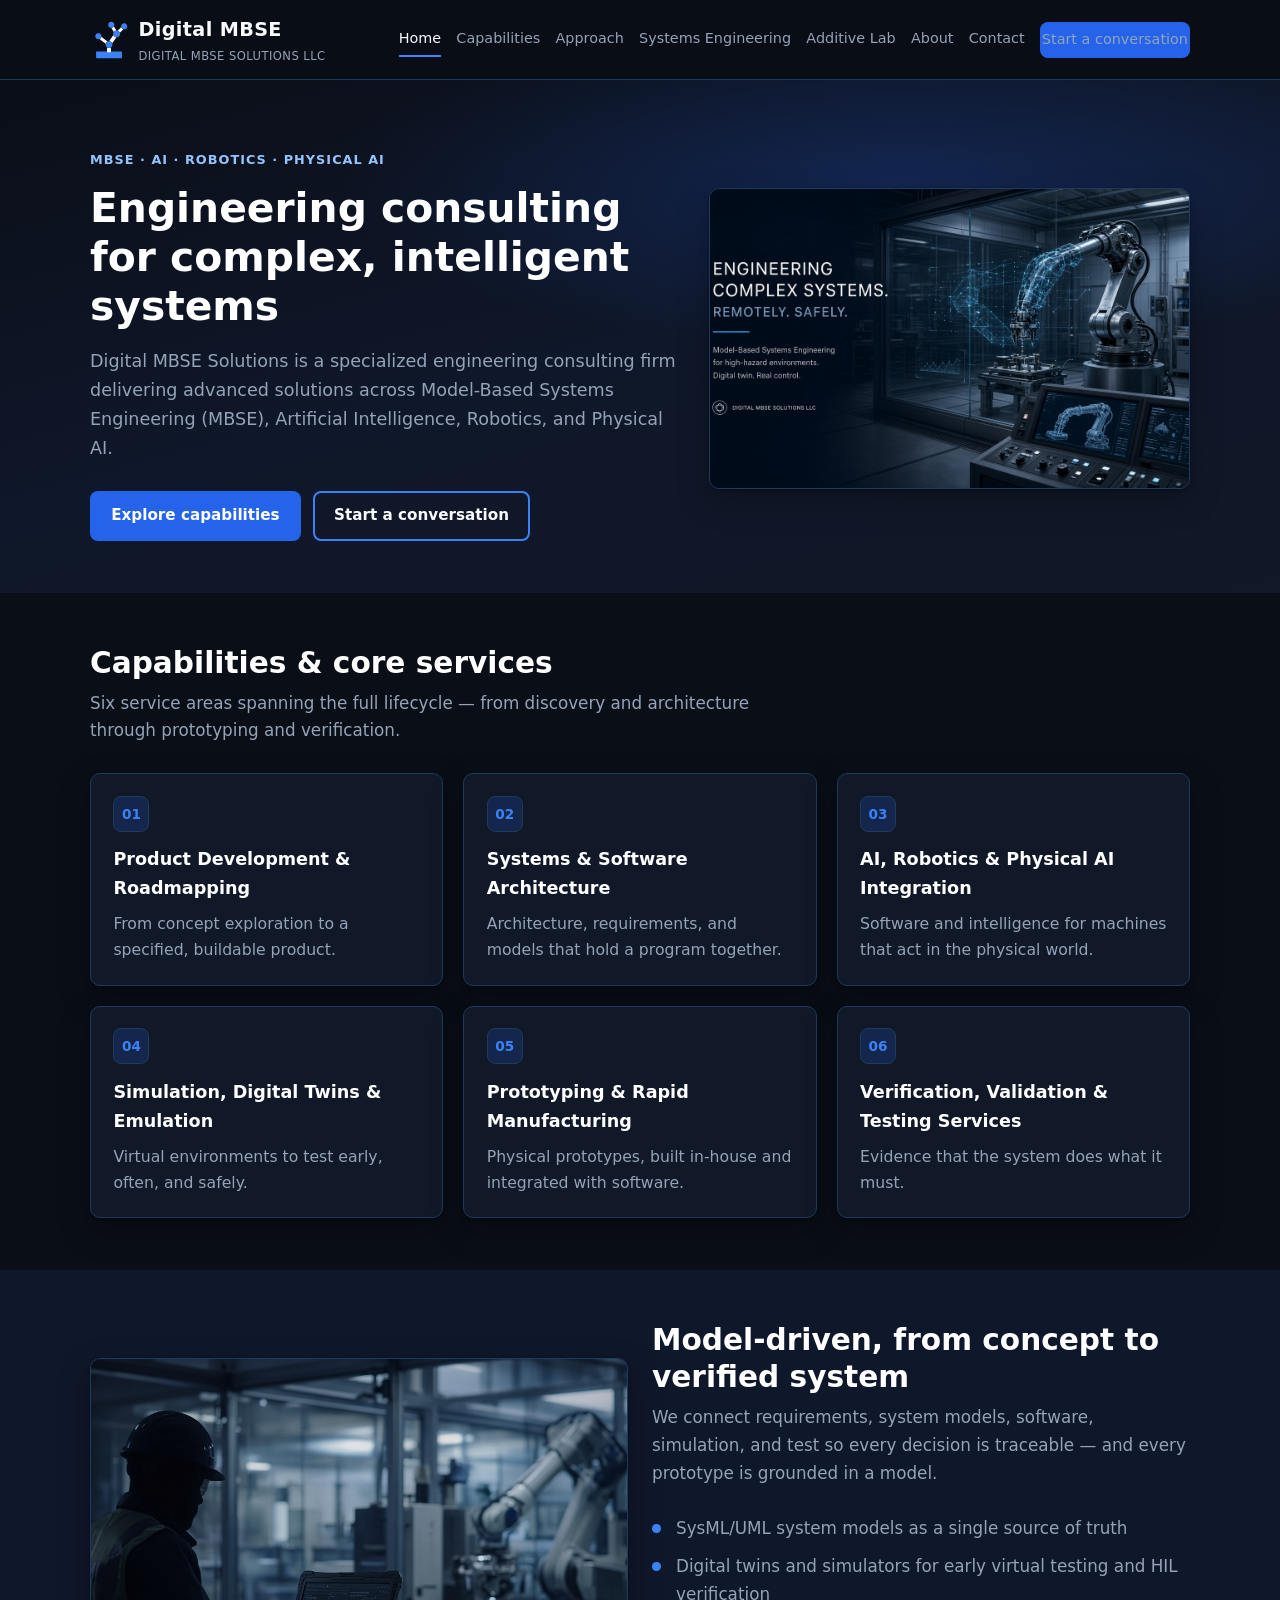
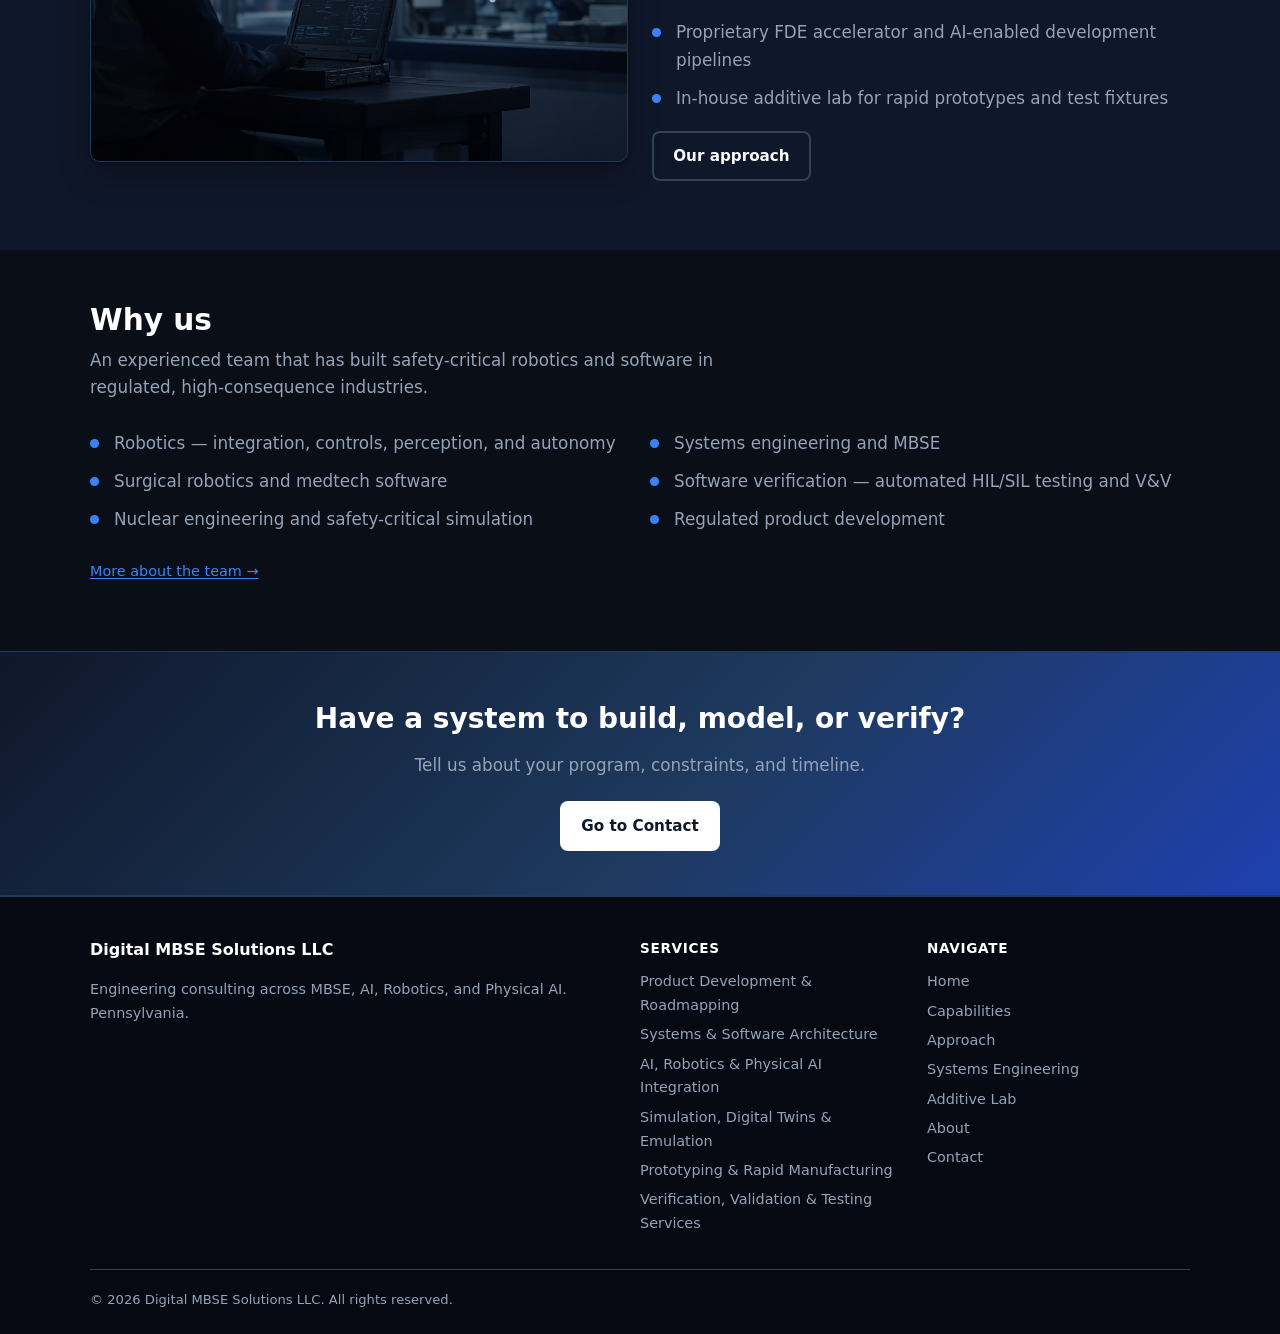
<file: index.html>
<!DOCTYPE html>
<html lang="en">
<head>
  <meta charset="utf-8">
  <meta name="viewport" content="width=device-width, initial-scale=1">
  <meta name="description" content="Digital MBSE Solutions LLC is an engineering consulting firm delivering Model-Based Systems Engineering (MBSE), AI, robotics, and Physical AI solutions.">
  <title>Digital MBSE | MBSE, AI, Robotics &amp; Physical AI Engineering Consulting</title>
  <link rel="stylesheet" href="css/styles.css">
  <link rel="icon" href="favicon.svg" type="image/svg+xml">
  <link rel="icon" href="favicon-32.png" sizes="32x32" type="image/png">
  <link rel="icon" href="favicon-16.png" sizes="16x16" type="image/png">
  <link rel="apple-touch-icon" href="apple-touch-icon.png">
</head>
<body>
  <a class="skip-link" href="#main">Skip to content</a>

  <header class="site-header">
    <div class="container header-inner">
      <a class="logo" href="index.html">
        <img class="logo-icon" src="img/logo-mark.svg" alt="" width="38" height="38"><span class="logo-text"><span class="logo-mark">Digital MBSE</span>
        <span class="logo-sub">Digital MBSE Solutions LLC</span></span>
      </a>
      <nav class="nav" aria-label="Primary">
        <a href="index.html" aria-current="page">Home</a>
        <a href="capabilities.html">Capabilities</a>
        <a href="approach.html">Approach</a>
        <a href="systems-consulting.html">Systems Engineering</a>
        <a href="additive-manufacturing.html">Additive Lab</a>
        <a href="about.html">About</a>
        <a href="contact.html">Contact</a>
        <a class="btn btn-primary btn-header" href="contact.html">Start a conversation</a>
      </nav>
    </div>
  </header>

  <main id="main">
    <section class="hero">
      <div class="container hero-layout">
        <div>
          <p class="hero-eyebrow">MBSE · AI · Robotics · Physical AI</p>
          <h1>Engineering consulting for complex, intelligent systems</h1>
          <p class="hero-lead">Digital MBSE Solutions is a specialized engineering consulting firm delivering advanced solutions across Model-Based Systems Engineering (MBSE), Artificial Intelligence, Robotics, and Physical AI.</p>
          <div class="hero-actions">
            <a class="btn btn-primary" href="capabilities.html">Explore capabilities</a>
            <a class="btn btn-secondary" href="contact.html">Start a conversation</a>
          </div>
        </div>
        <figure class="media">
          <img src="images/hero-raas-cell.png" alt="Robotic arm with sensing in an engineered work cell">
        </figure>
      </div>
    </section>

    <section class="section" aria-labelledby="areas-heading">
      <div class="container">
        <div class="section-header">
          <h2 id="areas-heading">Capabilities &amp; core services</h2>
          <p>Six service areas spanning the full lifecycle — from discovery and architecture through prototyping and verification.</p>
        </div>
        <div class="grid-3">
          <a class="card" href="capabilities.html#product-development" style="text-decoration:none;">
            <div class="card-icon" aria-hidden="true">01</div>
            <h3>Product Development &amp; Roadmapping</h3>
            <p>From concept exploration to a specified, buildable product.</p>
          </a>
          <a class="card" href="capabilities.html#systems-software-architecture" style="text-decoration:none;">
            <div class="card-icon" aria-hidden="true">02</div>
            <h3>Systems &amp; Software Architecture</h3>
            <p>Architecture, requirements, and models that hold a program together.</p>
          </a>
          <a class="card" href="capabilities.html#ai-robotics-physical-ai" style="text-decoration:none;">
            <div class="card-icon" aria-hidden="true">03</div>
            <h3>AI, Robotics &amp; Physical AI Integration</h3>
            <p>Software and intelligence for machines that act in the physical world.</p>
          </a>
          <a class="card" href="capabilities.html#simulation-digital-twins" style="text-decoration:none;">
            <div class="card-icon" aria-hidden="true">04</div>
            <h3>Simulation, Digital Twins &amp; Emulation</h3>
            <p>Virtual environments to test early, often, and safely.</p>
          </a>
          <a class="card" href="capabilities.html#prototyping-manufacturing" style="text-decoration:none;">
            <div class="card-icon" aria-hidden="true">05</div>
            <h3>Prototyping &amp; Rapid Manufacturing</h3>
            <p>Physical prototypes, built in-house and integrated with software.</p>
          </a>
          <a class="card" href="capabilities.html#verification-validation-testing" style="text-decoration:none;">
            <div class="card-icon" aria-hidden="true">06</div>
            <h3>Verification, Validation &amp; Testing Services</h3>
            <p>Evidence that the system does what it must.</p>
          </a>
        </div>
      </div>
    </section>

    <section class="section section-alt" aria-labelledby="fde-heading">
      <div class="container media-split">
        <figure class="media media-tall">
          <img src="images/forward-deployed-engineering.png" alt="Engineer working alongside operators at a robotics cell">
        </figure>
        <div>
          <div class="section-header">
            <h2 id="fde-heading">Model-driven, from concept to verified system</h2>
            <p>We connect requirements, system models, software, simulation, and test so every decision is traceable — and every prototype is grounded in a model.</p>
          </div>
          <ul class="list-check">
            <li>SysML/UML system models as a single source of truth</li>
            <li>Digital twins and simulators for early virtual testing and HIL verification</li>
            <li>Proprietary FDE accelerator and AI-enabled development pipelines</li>
            <li>In-house additive lab for rapid prototypes and test fixtures</li>
          </ul>
          <p style="margin-top:1.15rem;"><a class="btn btn-outline" href="approach.html">Our approach</a></p>
        </div>
      </div>
    </section>

    <section class="section" aria-labelledby="why-heading">
      <div class="container">
        <div class="section-header">
          <h2 id="why-heading">Why us</h2>
          <p>An experienced team that has built safety-critical robotics and software in regulated, high-consequence industries.</p>
        </div>
        <div class="grid-2">
          <ul class="list-check">
            <li>Robotics — integration, controls, perception, and autonomy</li>
            <li>Surgical robotics and medtech software</li>
            <li>Nuclear engineering and safety-critical simulation</li>
          </ul>
          <ul class="list-check">
            <li>Systems engineering and MBSE</li>
            <li>Software verification — automated HIL/SIL testing and V&amp;V</li>
            <li>Regulated product development</li>
          </ul>
        </div>
        <p class="muted small" style="margin-top:1rem;"><a href="about.html">More about the team →</a></p>
      </div>
    </section>

    <section class="cta-band" aria-labelledby="cta-heading">
      <div class="container">
        <h2 id="cta-heading">Have a system to build, model, or verify?</h2>
        <p>Tell us about your program, constraints, and timeline.</p>
        <a class="btn btn-primary" href="contact.html">Go to Contact</a>
      </div>
    </section>
  </main>

  <footer class="site-footer">
    <div class="container">
      <div class="footer-grid">
        <div class="footer-brand">
          <strong>Digital MBSE Solutions LLC</strong>
          <p>Engineering consulting across MBSE, AI, Robotics, and Physical AI. Pennsylvania.</p>
        </div>
        <div>
          <p class="footer-heading">Services</p>
          <ul class="footer-nav">
            <li><a href="capabilities.html#product-development">Product Development &amp; Roadmapping</a></li>
            <li><a href="capabilities.html#systems-software-architecture">Systems &amp; Software Architecture</a></li>
            <li><a href="capabilities.html#ai-robotics-physical-ai">AI, Robotics &amp; Physical AI Integration</a></li>
            <li><a href="capabilities.html#simulation-digital-twins">Simulation, Digital Twins &amp; Emulation</a></li>
            <li><a href="capabilities.html#prototyping-manufacturing">Prototyping &amp; Rapid Manufacturing</a></li>
            <li><a href="capabilities.html#verification-validation-testing">Verification, Validation &amp; Testing Services</a></li>
          </ul>
        </div>
        <div>
          <p class="footer-heading">Navigate</p>
          <ul class="footer-nav">
            <li><a href="index.html">Home</a></li>
            <li><a href="capabilities.html">Capabilities</a></li>
            <li><a href="approach.html">Approach</a></li>
            <li><a href="systems-consulting.html">Systems Engineering</a></li>
            <li><a href="additive-manufacturing.html">Additive Lab</a></li>
            <li><a href="about.html">About</a></li>
            <li><a href="contact.html">Contact</a></li>
          </ul>
        </div>
      </div>
      <div class="footer-bottom">
        <span>&copy; 2026 Digital MBSE Solutions LLC. All rights reserved.</span>
      </div>
    </div>
  </footer>
</body>
</html>
</file>
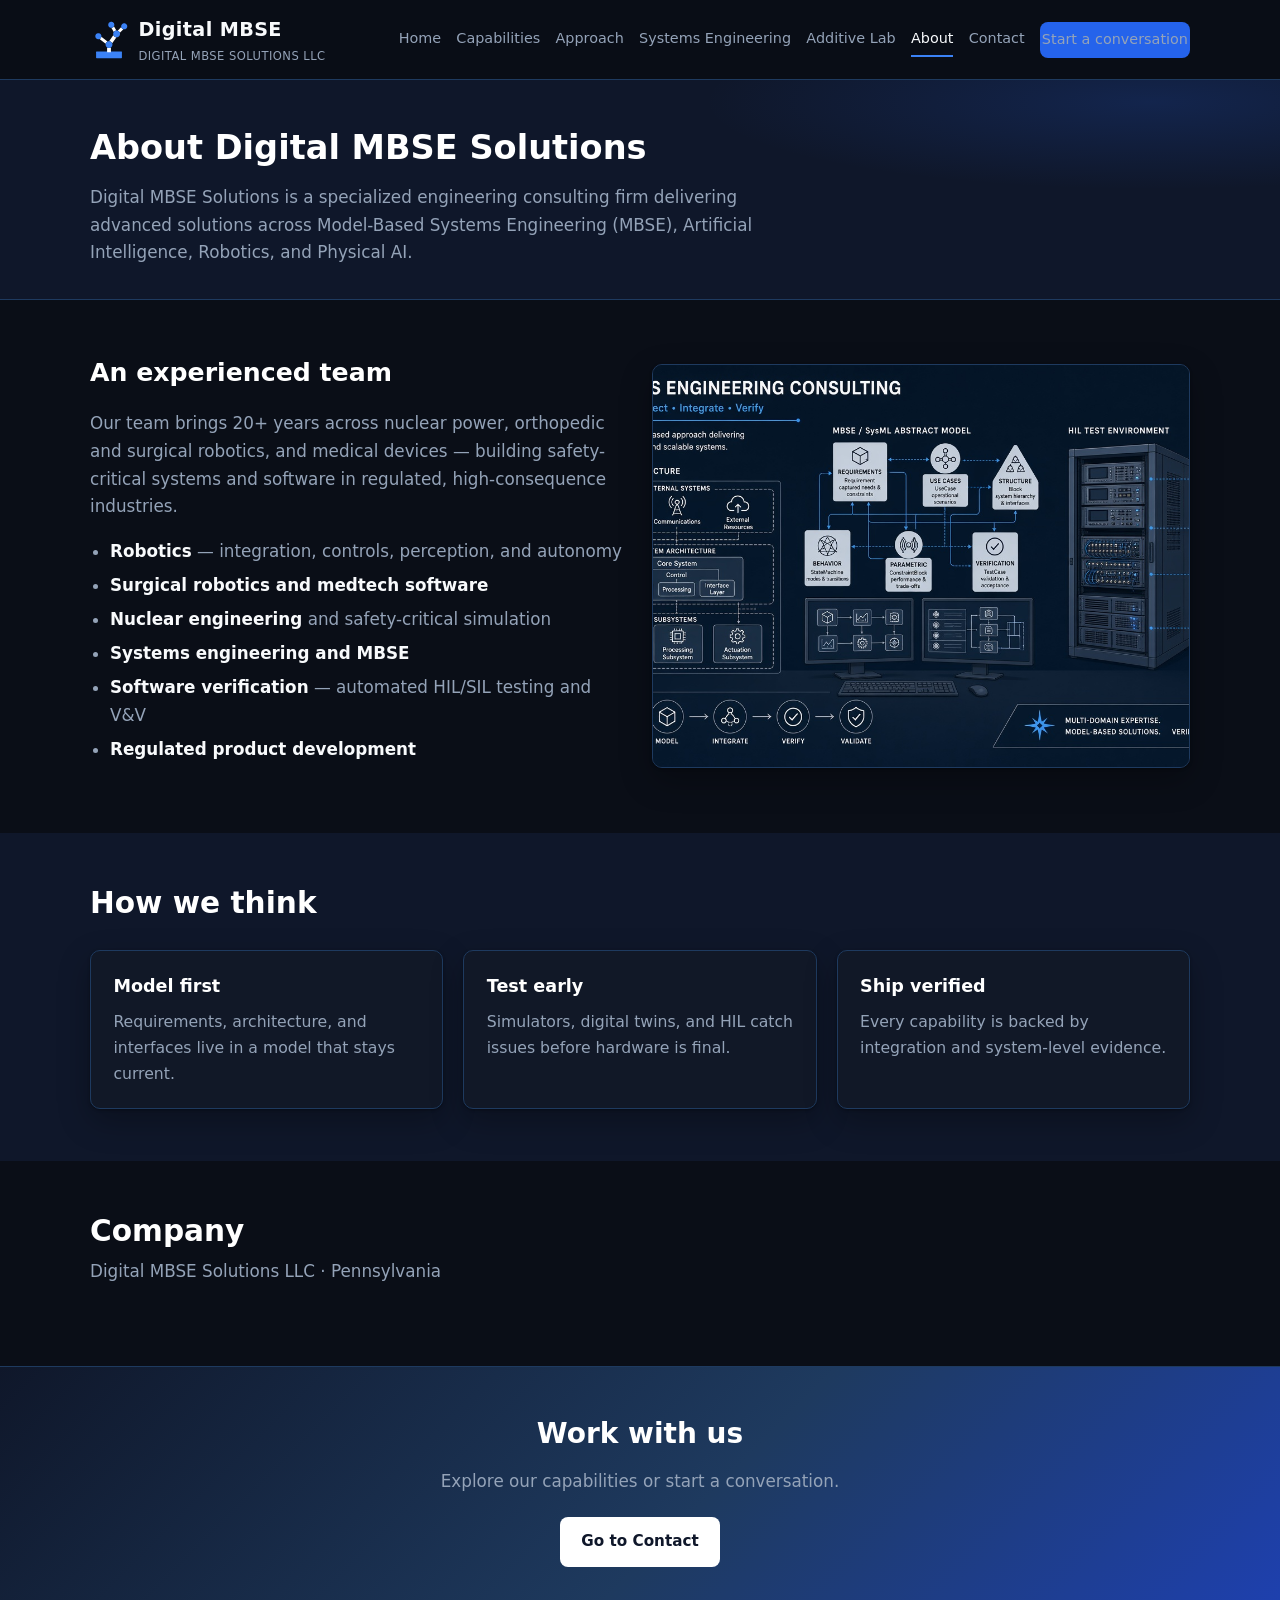
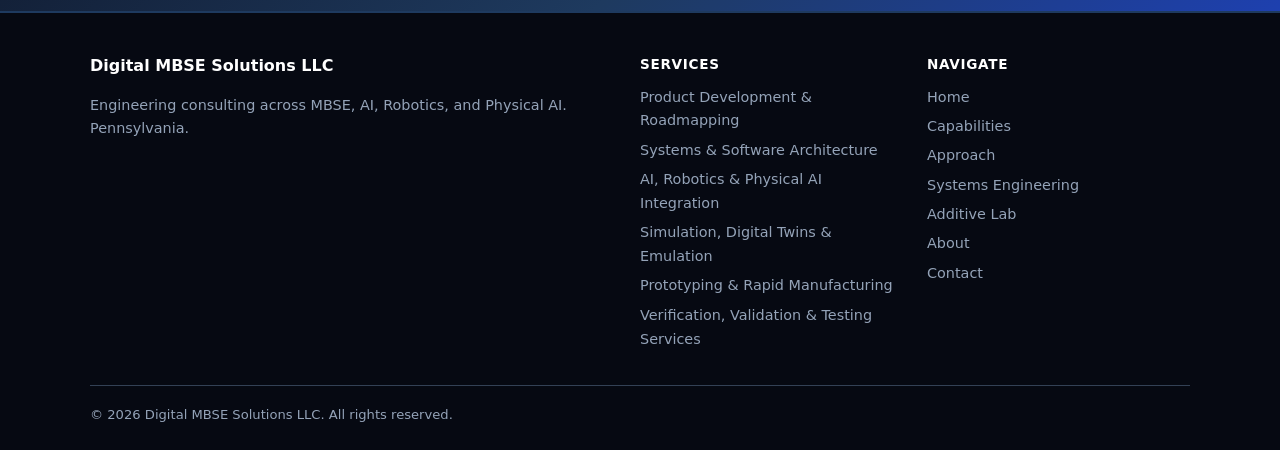
<file: about.html>
<!DOCTYPE html>
<html lang="en">
<head>
  <meta charset="utf-8">
  <meta name="viewport" content="width=device-width, initial-scale=1">
  <meta name="description" content="About Digital MBSE Solutions LLC, a Pennsylvania engineering consulting firm for MBSE, AI, robotics, and Physical AI.">
  <title>About | Digital MBSE</title>
  <link rel="stylesheet" href="css/styles.css">
  <link rel="icon" href="favicon.svg" type="image/svg+xml">
  <link rel="icon" href="favicon-32.png" sizes="32x32" type="image/png">
  <link rel="icon" href="favicon-16.png" sizes="16x16" type="image/png">
  <link rel="apple-touch-icon" href="apple-touch-icon.png">
</head>
<body>
  <a class="skip-link" href="#main">Skip to content</a>

  <header class="site-header">
    <div class="container header-inner">
      <a class="logo" href="index.html">
        <img class="logo-icon" src="img/logo-mark.svg" alt="" width="38" height="38"><span class="logo-text"><span class="logo-mark">Digital MBSE</span>
        <span class="logo-sub">Digital MBSE Solutions LLC</span></span>
      </a>
      <nav class="nav" aria-label="Primary">
        <a href="index.html">Home</a>
        <a href="capabilities.html">Capabilities</a>
        <a href="approach.html">Approach</a>
        <a href="systems-consulting.html">Systems Engineering</a>
        <a href="additive-manufacturing.html">Additive Lab</a>
        <a href="about.html" aria-current="page">About</a>
        <a href="contact.html">Contact</a>
        <a class="btn btn-primary btn-header" href="contact.html">Start a conversation</a>
      </nav>
    </div>
  </header>

  <main id="main">
    <section class="page-hero">
      <div class="container">
        <h1>About Digital MBSE Solutions</h1>
        <p>Digital MBSE Solutions is a specialized engineering consulting firm delivering advanced solutions across Model-Based Systems Engineering (MBSE), Artificial Intelligence, Robotics, and Physical AI.</p>
      </div>
    </section>

    <section class="section" aria-labelledby="team-heading">
      <div class="container media-split">
        <div class="prose">
          <h2 id="team-heading">An experienced team</h2>
          <p>Our team brings 20+ years across nuclear power, orthopedic and surgical robotics, and medical devices — building safety-critical systems and software in regulated, high-consequence industries.</p>
          <ul>
            <li><strong>Robotics</strong> — integration, controls, perception, and autonomy</li>
            <li><strong>Surgical robotics and medtech software</strong></li>
            <li><strong>Nuclear engineering</strong> and safety-critical simulation</li>
            <li><strong>Systems engineering and MBSE</strong></li>
            <li><strong>Software verification</strong> — automated HIL/SIL testing and V&amp;V</li>
            <li><strong>Regulated product development</strong></li>
          </ul>
        </div>
        <figure class="media media-tall">
          <img src="images/systems-engineering-consulting.png" alt="Systems engineering workspace">
        </figure>
      </div>
    </section>

    <section class="section section-alt" aria-labelledby="val-heading">
      <div class="container">
        <div class="section-header"><h2 id="val-heading">How we think</h2></div>
        <div class="grid-3">
          <article class="card">
            <h3>Model first</h3>
            <p>Requirements, architecture, and interfaces live in a model that stays current.</p>
          </article>
          <article class="card">
            <h3>Test early</h3>
            <p>Simulators, digital twins, and HIL catch issues before hardware is final.</p>
          </article>
          <article class="card">
            <h3>Ship verified</h3>
            <p>Every capability is backed by integration and system-level evidence.</p>
          </article>
        </div>
      </div>
    </section>

    <section class="section" aria-labelledby="co-heading">
      <div class="container">
        <div class="section-header">
          <h2 id="co-heading">Company</h2>
          <p>Digital MBSE Solutions LLC · Pennsylvania</p>
        </div>
      </div>
    </section>

    <section class="cta-band" aria-labelledby="cta-heading">
      <div class="container">
        <h2 id="cta-heading">Work with us</h2>
        <p>Explore our capabilities or start a conversation.</p>
        <a class="btn btn-primary" href="contact.html">Go to Contact</a>
      </div>
    </section>
  </main>

  <footer class="site-footer">
    <div class="container">
      <div class="footer-grid">
        <div class="footer-brand">
          <strong>Digital MBSE Solutions LLC</strong>
          <p>Engineering consulting across MBSE, AI, Robotics, and Physical AI. Pennsylvania.</p>
        </div>
        <div>
          <p class="footer-heading">Services</p>
          <ul class="footer-nav">
            <li><a href="capabilities.html#product-development">Product Development &amp; Roadmapping</a></li>
            <li><a href="capabilities.html#systems-software-architecture">Systems &amp; Software Architecture</a></li>
            <li><a href="capabilities.html#ai-robotics-physical-ai">AI, Robotics &amp; Physical AI Integration</a></li>
            <li><a href="capabilities.html#simulation-digital-twins">Simulation, Digital Twins &amp; Emulation</a></li>
            <li><a href="capabilities.html#prototyping-manufacturing">Prototyping &amp; Rapid Manufacturing</a></li>
            <li><a href="capabilities.html#verification-validation-testing">Verification, Validation &amp; Testing Services</a></li>
          </ul>
        </div>
        <div>
          <p class="footer-heading">Navigate</p>
          <ul class="footer-nav">
            <li><a href="index.html">Home</a></li>
            <li><a href="capabilities.html">Capabilities</a></li>
            <li><a href="approach.html">Approach</a></li>
            <li><a href="systems-consulting.html">Systems Engineering</a></li>
            <li><a href="additive-manufacturing.html">Additive Lab</a></li>
            <li><a href="about.html">About</a></li>
            <li><a href="contact.html">Contact</a></li>
          </ul>
        </div>
      </div>
      <div class="footer-bottom">
        <span>&copy; 2026 Digital MBSE Solutions LLC. All rights reserved.</span>
      </div>
    </div>
  </footer>
</body>
</html>
</file>
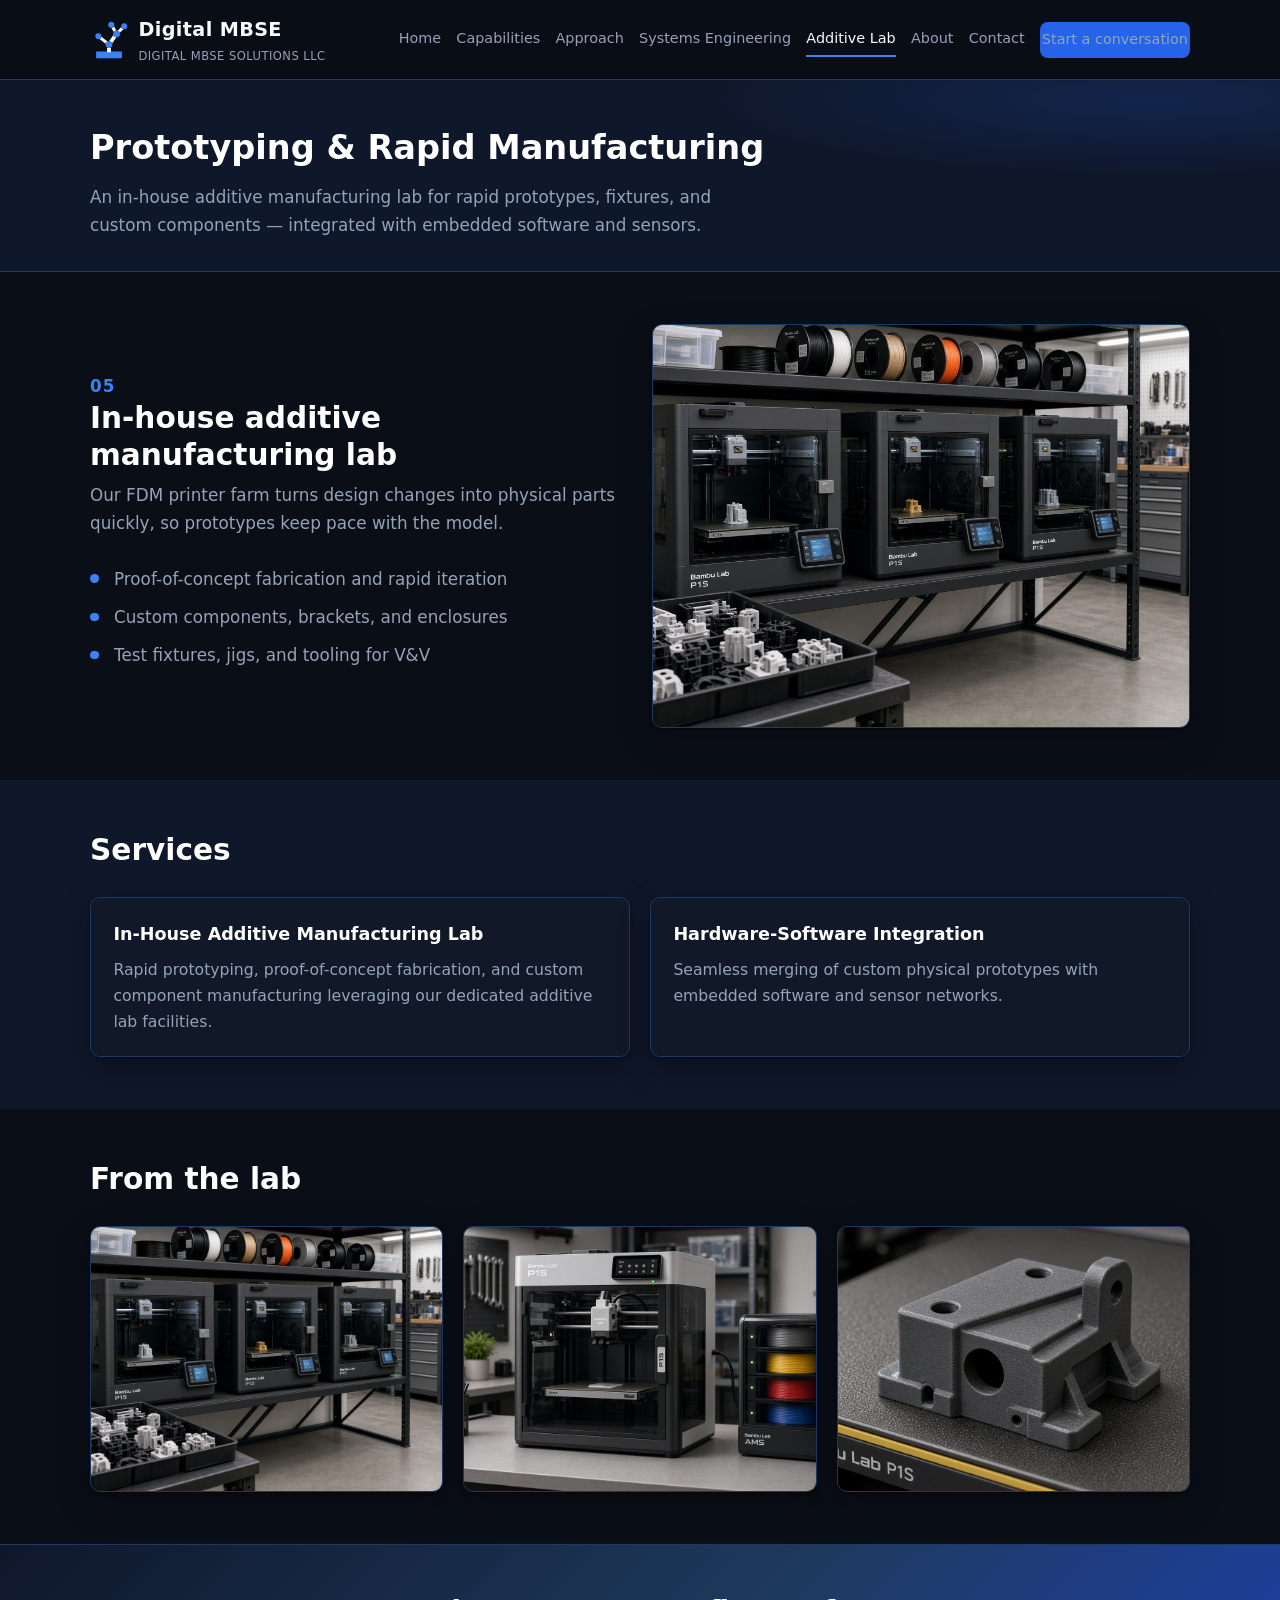
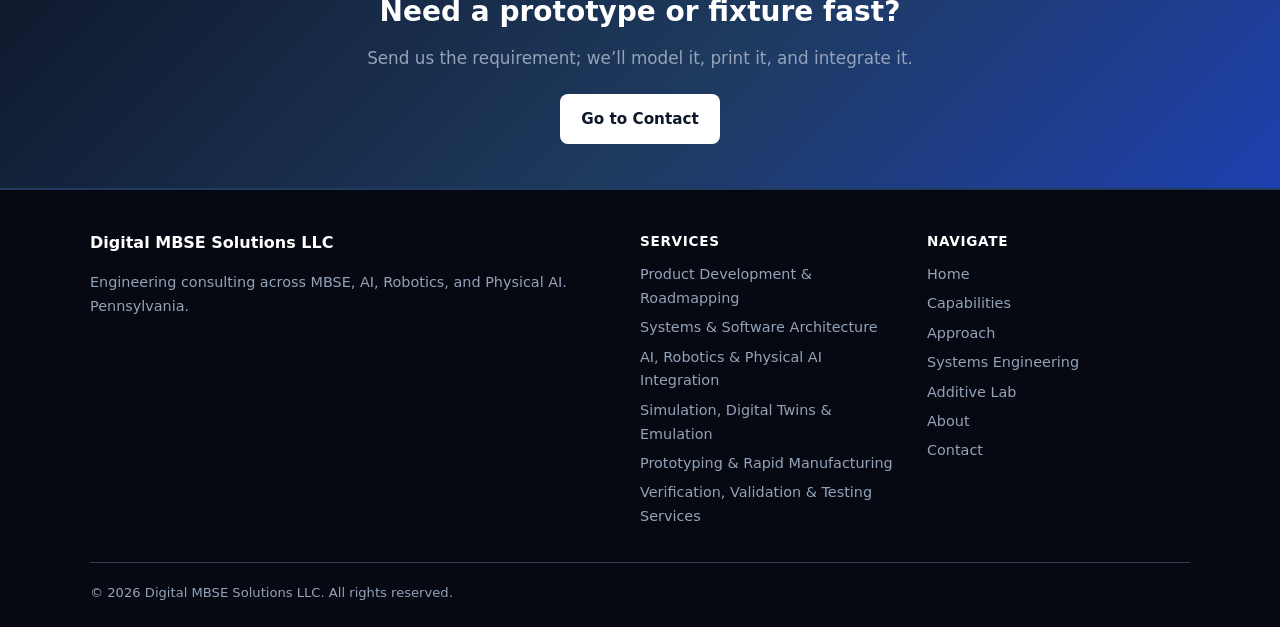
<file: additive-manufacturing.html>
<!DOCTYPE html>
<html lang="en">
<head>
  <meta charset="utf-8">
  <meta name="viewport" content="width=device-width, initial-scale=1">
  <meta name="description" content="In-house additive manufacturing lab and hardware-software integration for rapid prototyping from Digital MBSE Solutions LLC.">
  <title>Prototyping &amp; Rapid Manufacturing | Digital MBSE</title>
  <link rel="stylesheet" href="css/styles.css">
  <link rel="icon" href="favicon.svg" type="image/svg+xml">
  <link rel="icon" href="favicon-32.png" sizes="32x32" type="image/png">
  <link rel="icon" href="favicon-16.png" sizes="16x16" type="image/png">
  <link rel="apple-touch-icon" href="apple-touch-icon.png">
</head>
<body>
  <a class="skip-link" href="#main">Skip to content</a>

  <header class="site-header">
    <div class="container header-inner">
      <a class="logo" href="index.html">
        <img class="logo-icon" src="img/logo-mark.svg" alt="" width="38" height="38"><span class="logo-text"><span class="logo-mark">Digital MBSE</span>
        <span class="logo-sub">Digital MBSE Solutions LLC</span></span>
      </a>
      <nav class="nav" aria-label="Primary">
        <a href="index.html">Home</a>
        <a href="capabilities.html">Capabilities</a>
        <a href="approach.html">Approach</a>
        <a href="systems-consulting.html">Systems Engineering</a>
        <a href="additive-manufacturing.html" aria-current="page">Additive Lab</a>
        <a href="about.html">About</a>
        <a href="contact.html">Contact</a>
        <a class="btn btn-primary btn-header" href="contact.html">Start a conversation</a>
      </nav>
    </div>
  </header>

  <main id="main">
    <section class="page-hero">
      <div class="container">
        <h1>Prototyping &amp; Rapid Manufacturing</h1>
        <p>An in-house additive manufacturing lab for rapid prototypes, fixtures, and custom components — integrated with embedded software and sensors.</p>
      </div>
    </section>

    <section class="section" aria-labelledby="lab-heading">
      <div class="container media-split">
        <div>
          <div class="section-header">
            <span class="area-num">05</span>
            <h2 id="lab-heading">In-house additive manufacturing lab</h2>
            <p>Our FDM printer farm turns design changes into physical parts quickly, so prototypes keep pace with the model.</p>
          </div>
          <ul class="list-check">
            <li>Proof-of-concept fabrication and rapid iteration</li>
            <li>Custom components, brackets, and enclosures</li>
            <li>Test fixtures, jigs, and tooling for V&amp;V</li>
          </ul>
        </div>
        <figure class="media media-tall">
          <img src="images/fdm-printer-farm.png" alt="FDM printer farm">
        </figure>
      </div>
    </section>

    <section class="section section-alt" aria-labelledby="svc-heading">
      <div class="container">
        <div class="section-header"><h2 id="svc-heading">Services</h2></div>
        <div class="grid-2">
          <article class="card">
            <h3>In-House Additive Manufacturing Lab</h3>
            <p>Rapid prototyping, proof-of-concept fabrication, and custom component manufacturing leveraging our dedicated additive lab facilities.</p>
          </article>
          <article class="card">
            <h3>Hardware-Software Integration</h3>
            <p>Seamless merging of custom physical prototypes with embedded software and sensor networks.</p>
          </article>
        </div>
      </div>
    </section>

    <section class="section" aria-labelledby="gal-heading">
      <div class="container">
        <div class="section-header"><h2 id="gal-heading">From the lab</h2></div>
        <div class="gallery grid-3">
          <figure class="media"><img src="images/fdm-printer-farm.png" alt="Printer farm layout"></figure>
          <figure class="media"><img src="images/fdm-printer-single.png" alt="Single FDM printer"></figure>
          <figure class="media"><img src="images/printed-fixture.png" alt="Printed test fixture"></figure>
        </div>
      </div>
    </section>

    <section class="cta-band" aria-labelledby="cta-heading">
      <div class="container">
        <h2 id="cta-heading">Need a prototype or fixture fast?</h2>
        <p>Send us the requirement; we’ll model it, print it, and integrate it.</p>
        <a class="btn btn-primary" href="contact.html">Go to Contact</a>
      </div>
    </section>
  </main>

  <footer class="site-footer">
    <div class="container">
      <div class="footer-grid">
        <div class="footer-brand">
          <strong>Digital MBSE Solutions LLC</strong>
          <p>Engineering consulting across MBSE, AI, Robotics, and Physical AI. Pennsylvania.</p>
        </div>
        <div>
          <p class="footer-heading">Services</p>
          <ul class="footer-nav">
            <li><a href="capabilities.html#product-development">Product Development &amp; Roadmapping</a></li>
            <li><a href="capabilities.html#systems-software-architecture">Systems &amp; Software Architecture</a></li>
            <li><a href="capabilities.html#ai-robotics-physical-ai">AI, Robotics &amp; Physical AI Integration</a></li>
            <li><a href="capabilities.html#simulation-digital-twins">Simulation, Digital Twins &amp; Emulation</a></li>
            <li><a href="capabilities.html#prototyping-manufacturing">Prototyping &amp; Rapid Manufacturing</a></li>
            <li><a href="capabilities.html#verification-validation-testing">Verification, Validation &amp; Testing Services</a></li>
          </ul>
        </div>
        <div>
          <p class="footer-heading">Navigate</p>
          <ul class="footer-nav">
            <li><a href="index.html">Home</a></li>
            <li><a href="capabilities.html">Capabilities</a></li>
            <li><a href="approach.html">Approach</a></li>
            <li><a href="systems-consulting.html">Systems Engineering</a></li>
            <li><a href="additive-manufacturing.html">Additive Lab</a></li>
            <li><a href="about.html">About</a></li>
            <li><a href="contact.html">Contact</a></li>
          </ul>
        </div>
      </div>
      <div class="footer-bottom">
        <span>&copy; 2026 Digital MBSE Solutions LLC. All rights reserved.</span>
      </div>
    </div>
  </footer>
</body>
</html>
</file>
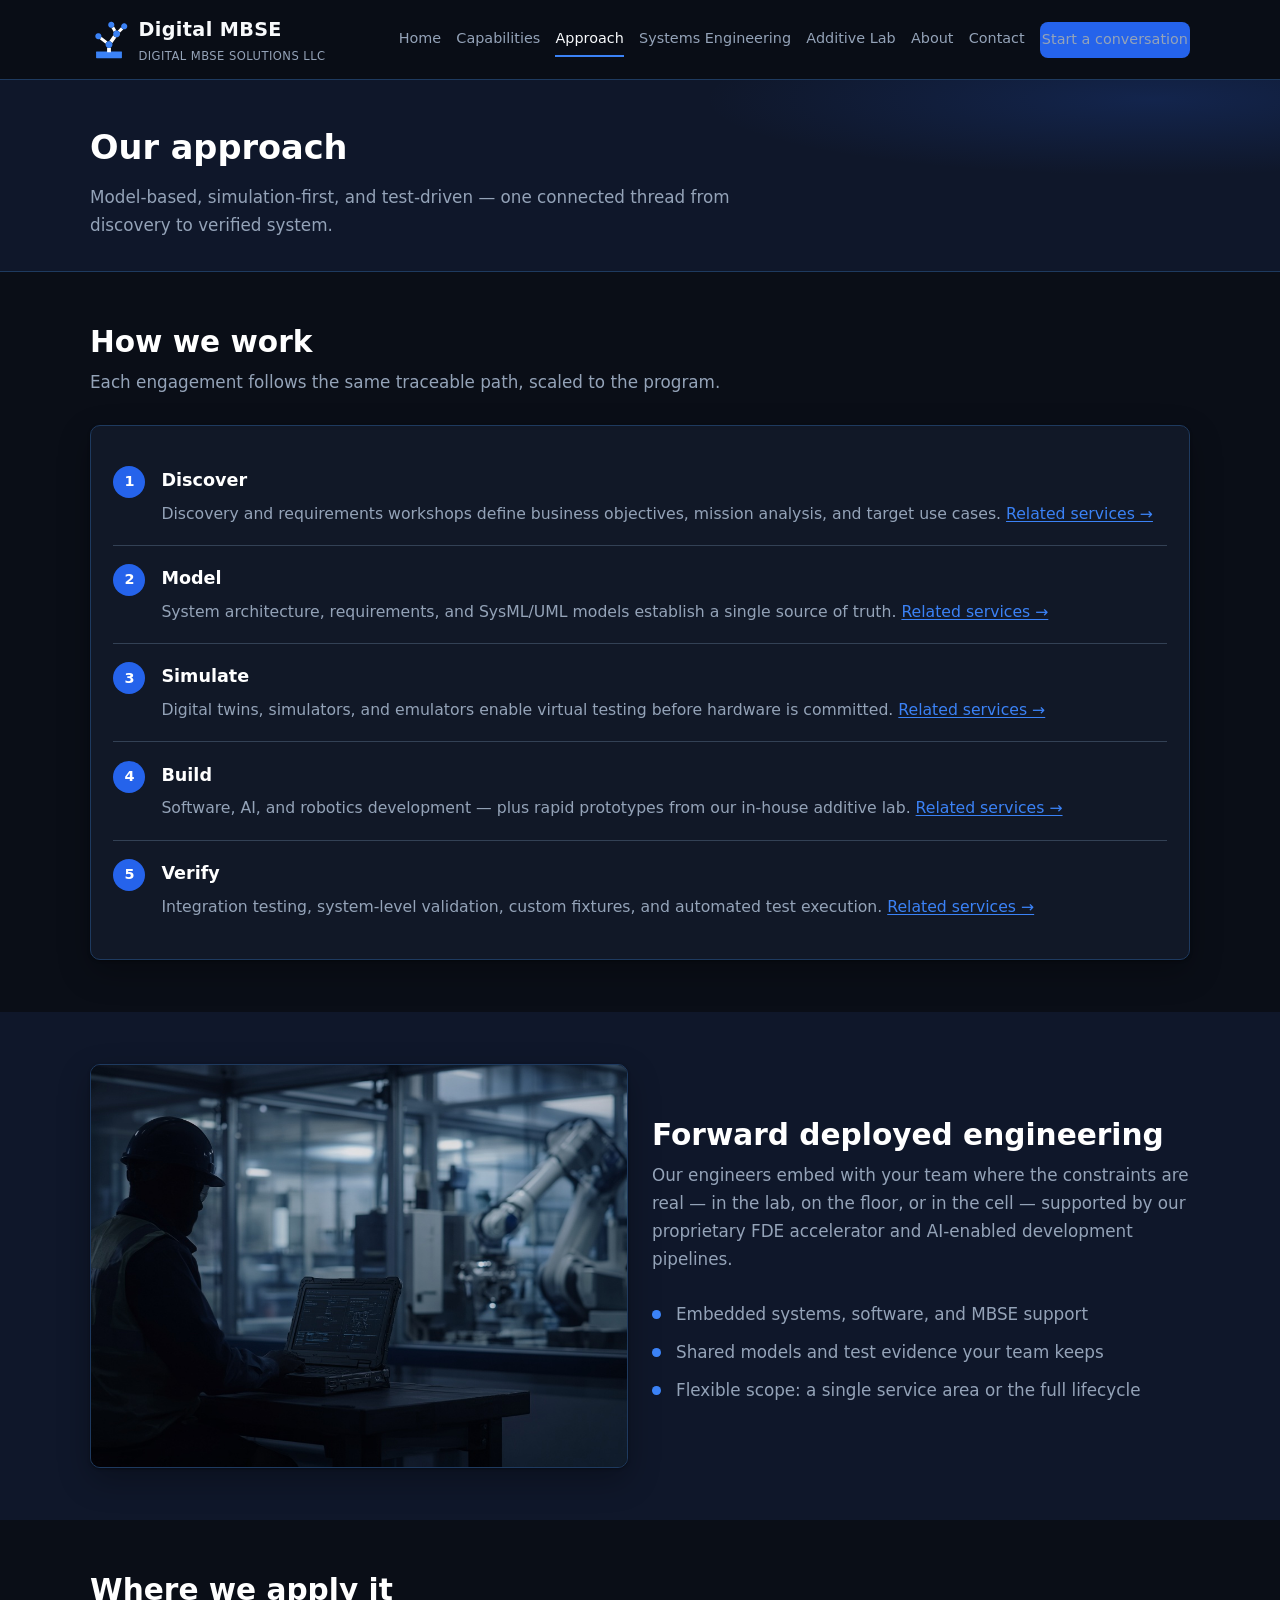
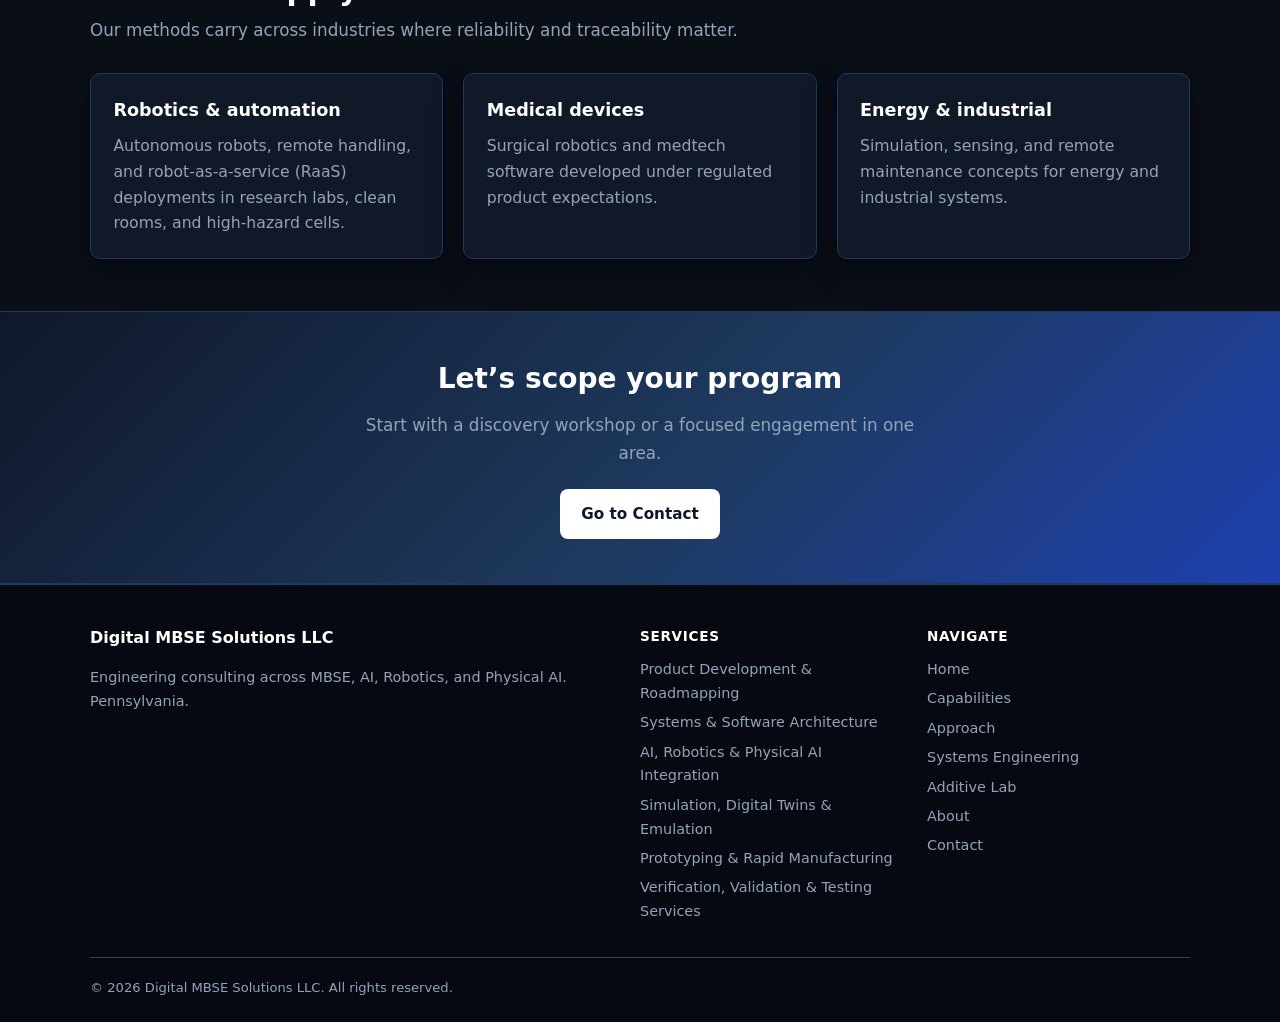
<file: approach.html>
<!DOCTYPE html>
<html lang="en">
<head>
  <meta charset="utf-8">
  <meta name="viewport" content="width=device-width, initial-scale=1">
  <meta name="description" content="How Digital MBSE Solutions LLC works: model-based, simulation-first, test-driven engineering from discovery through verification.">
  <title>Approach | Digital MBSE</title>
  <link rel="stylesheet" href="css/styles.css">
  <link rel="icon" href="favicon.svg" type="image/svg+xml">
  <link rel="icon" href="favicon-32.png" sizes="32x32" type="image/png">
  <link rel="icon" href="favicon-16.png" sizes="16x16" type="image/png">
  <link rel="apple-touch-icon" href="apple-touch-icon.png">
</head>
<body>
  <a class="skip-link" href="#main">Skip to content</a>

  <header class="site-header">
    <div class="container header-inner">
      <a class="logo" href="index.html">
        <img class="logo-icon" src="img/logo-mark.svg" alt="" width="38" height="38"><span class="logo-text"><span class="logo-mark">Digital MBSE</span>
        <span class="logo-sub">Digital MBSE Solutions LLC</span></span>
      </a>
      <nav class="nav" aria-label="Primary">
        <a href="index.html">Home</a>
        <a href="capabilities.html">Capabilities</a>
        <a href="approach.html" aria-current="page">Approach</a>
        <a href="systems-consulting.html">Systems Engineering</a>
        <a href="additive-manufacturing.html">Additive Lab</a>
        <a href="about.html">About</a>
        <a href="contact.html">Contact</a>
        <a class="btn btn-primary btn-header" href="contact.html">Start a conversation</a>
      </nav>
    </div>
  </header>

  <main id="main">
    <section class="page-hero">
      <div class="container">
        <h1>Our approach</h1>
        <p>Model-based, simulation-first, and test-driven — one connected thread from discovery to verified system.</p>
      </div>
    </section>

    <section class="section" aria-labelledby="steps-heading">
      <div class="container">
        <div class="section-header">
          <h2 id="steps-heading">How we work</h2>
          <p>Each engagement follows the same traceable path, scaled to the program.</p>
        </div>
        <div class="card">
          <div class="stack-row">
            <div class="stack-num">1</div>
            <div>
              <h3>Discover</h3>
              <p>Discovery and requirements workshops define business objectives, mission analysis, and target use cases. <a href="capabilities.html#product-development">Related services →</a></p>
            </div>
          </div>
          <div class="stack-row">
            <div class="stack-num">2</div>
            <div>
              <h3>Model</h3>
              <p>System architecture, requirements, and SysML/UML models establish a single source of truth. <a href="capabilities.html#systems-software-architecture">Related services →</a></p>
            </div>
          </div>
          <div class="stack-row">
            <div class="stack-num">3</div>
            <div>
              <h3>Simulate</h3>
              <p>Digital twins, simulators, and emulators enable virtual testing before hardware is committed. <a href="capabilities.html#simulation-digital-twins">Related services →</a></p>
            </div>
          </div>
          <div class="stack-row">
            <div class="stack-num">4</div>
            <div>
              <h3>Build</h3>
              <p>Software, AI, and robotics development — plus rapid prototypes from our in-house additive lab. <a href="capabilities.html#ai-robotics-physical-ai">Related services →</a></p>
            </div>
          </div>
          <div class="stack-row">
            <div class="stack-num">5</div>
            <div>
              <h3>Verify</h3>
              <p>Integration testing, system-level validation, custom fixtures, and automated test execution. <a href="capabilities.html#verification-validation-testing">Related services →</a></p>
            </div>
          </div>
        </div>
      </div>
    </section>

    <section class="section section-alt" aria-labelledby="engage-heading">
      <div class="container media-split">
        <figure class="media media-tall">
          <img src="images/forward-deployed-engineering.png" alt="Engineer embedded with a team at a robotics cell">
        </figure>
        <div>
          <div class="section-header">
            <h2 id="engage-heading">Forward deployed engineering</h2>
            <p>Our engineers embed with your team where the constraints are real — in the lab, on the floor, or in the cell — supported by our proprietary FDE accelerator and AI-enabled development pipelines.</p>
          </div>
          <ul class="list-check">
            <li>Embedded systems, software, and MBSE support</li>
            <li>Shared models and test evidence your team keeps</li>
            <li>Flexible scope: a single service area or the full lifecycle</li>
          </ul>
        </div>
      </div>
    </section>

    <section class="section" aria-labelledby="app-heading">
      <div class="container">
        <div class="section-header">
          <h2 id="app-heading">Where we apply it</h2>
          <p>Our methods carry across industries where reliability and traceability matter.</p>
        </div>
        <div class="grid-3">
          <article class="card">
            <h3>Robotics &amp; automation</h3>
            <p>Autonomous robots, remote handling, and robot-as-a-service (RaaS) deployments in research labs, clean rooms, and high-hazard cells.</p>
          </article>
          <article class="card">
            <h3>Medical devices</h3>
            <p>Surgical robotics and medtech software developed under regulated product expectations.</p>
          </article>
          <article class="card">
            <h3>Energy &amp; industrial</h3>
            <p>Simulation, sensing, and remote maintenance concepts for energy and industrial systems.</p>
          </article>
        </div>
      </div>
    </section>

    <section class="cta-band" aria-labelledby="cta-heading">
      <div class="container">
        <h2 id="cta-heading">Let’s scope your program</h2>
        <p>Start with a discovery workshop or a focused engagement in one area.</p>
        <a class="btn btn-primary" href="contact.html">Go to Contact</a>
      </div>
    </section>
  </main>

  <footer class="site-footer">
    <div class="container">
      <div class="footer-grid">
        <div class="footer-brand">
          <strong>Digital MBSE Solutions LLC</strong>
          <p>Engineering consulting across MBSE, AI, Robotics, and Physical AI. Pennsylvania.</p>
        </div>
        <div>
          <p class="footer-heading">Services</p>
          <ul class="footer-nav">
            <li><a href="capabilities.html#product-development">Product Development &amp; Roadmapping</a></li>
            <li><a href="capabilities.html#systems-software-architecture">Systems &amp; Software Architecture</a></li>
            <li><a href="capabilities.html#ai-robotics-physical-ai">AI, Robotics &amp; Physical AI Integration</a></li>
            <li><a href="capabilities.html#simulation-digital-twins">Simulation, Digital Twins &amp; Emulation</a></li>
            <li><a href="capabilities.html#prototyping-manufacturing">Prototyping &amp; Rapid Manufacturing</a></li>
            <li><a href="capabilities.html#verification-validation-testing">Verification, Validation &amp; Testing Services</a></li>
          </ul>
        </div>
        <div>
          <p class="footer-heading">Navigate</p>
          <ul class="footer-nav">
            <li><a href="index.html">Home</a></li>
            <li><a href="capabilities.html">Capabilities</a></li>
            <li><a href="approach.html">Approach</a></li>
            <li><a href="systems-consulting.html">Systems Engineering</a></li>
            <li><a href="additive-manufacturing.html">Additive Lab</a></li>
            <li><a href="about.html">About</a></li>
            <li><a href="contact.html">Contact</a></li>
          </ul>
        </div>
      </div>
      <div class="footer-bottom">
        <span>&copy; 2026 Digital MBSE Solutions LLC. All rights reserved.</span>
      </div>
    </div>
  </footer>
</body>
</html>
</file>
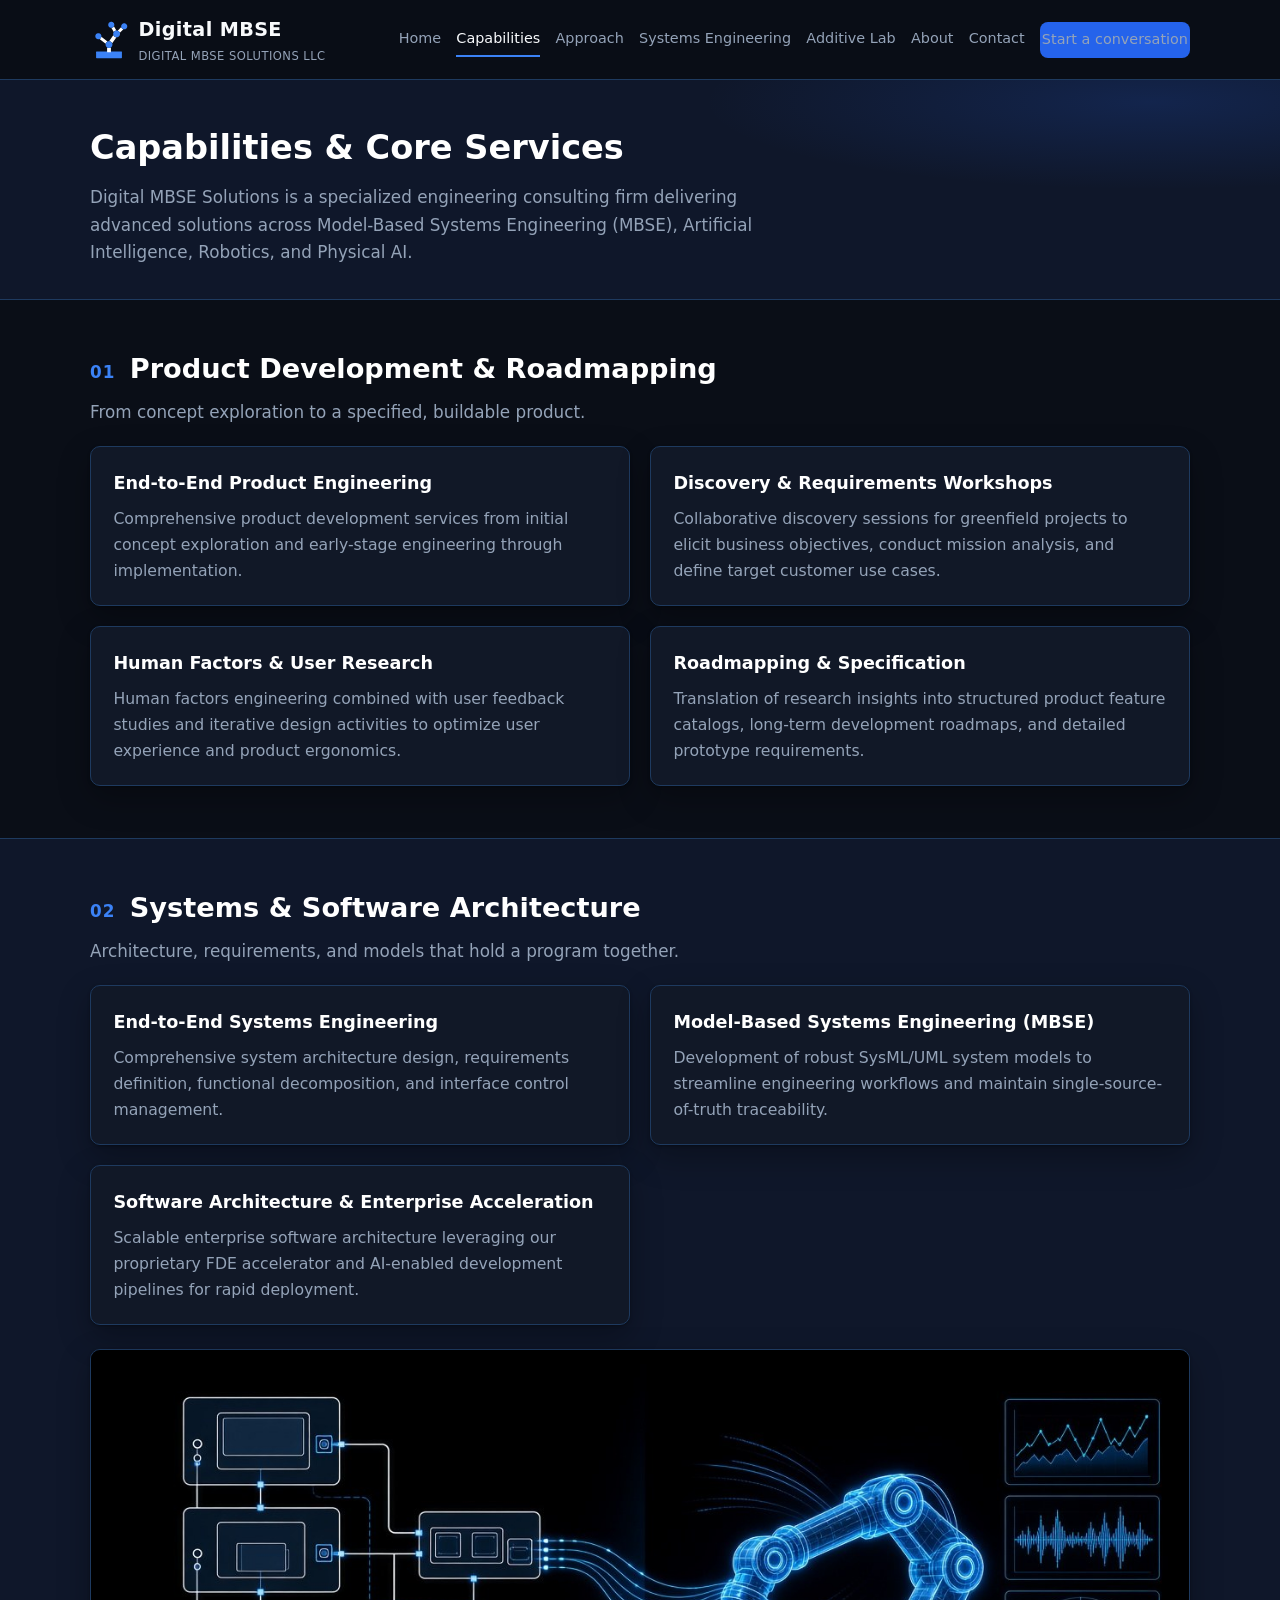
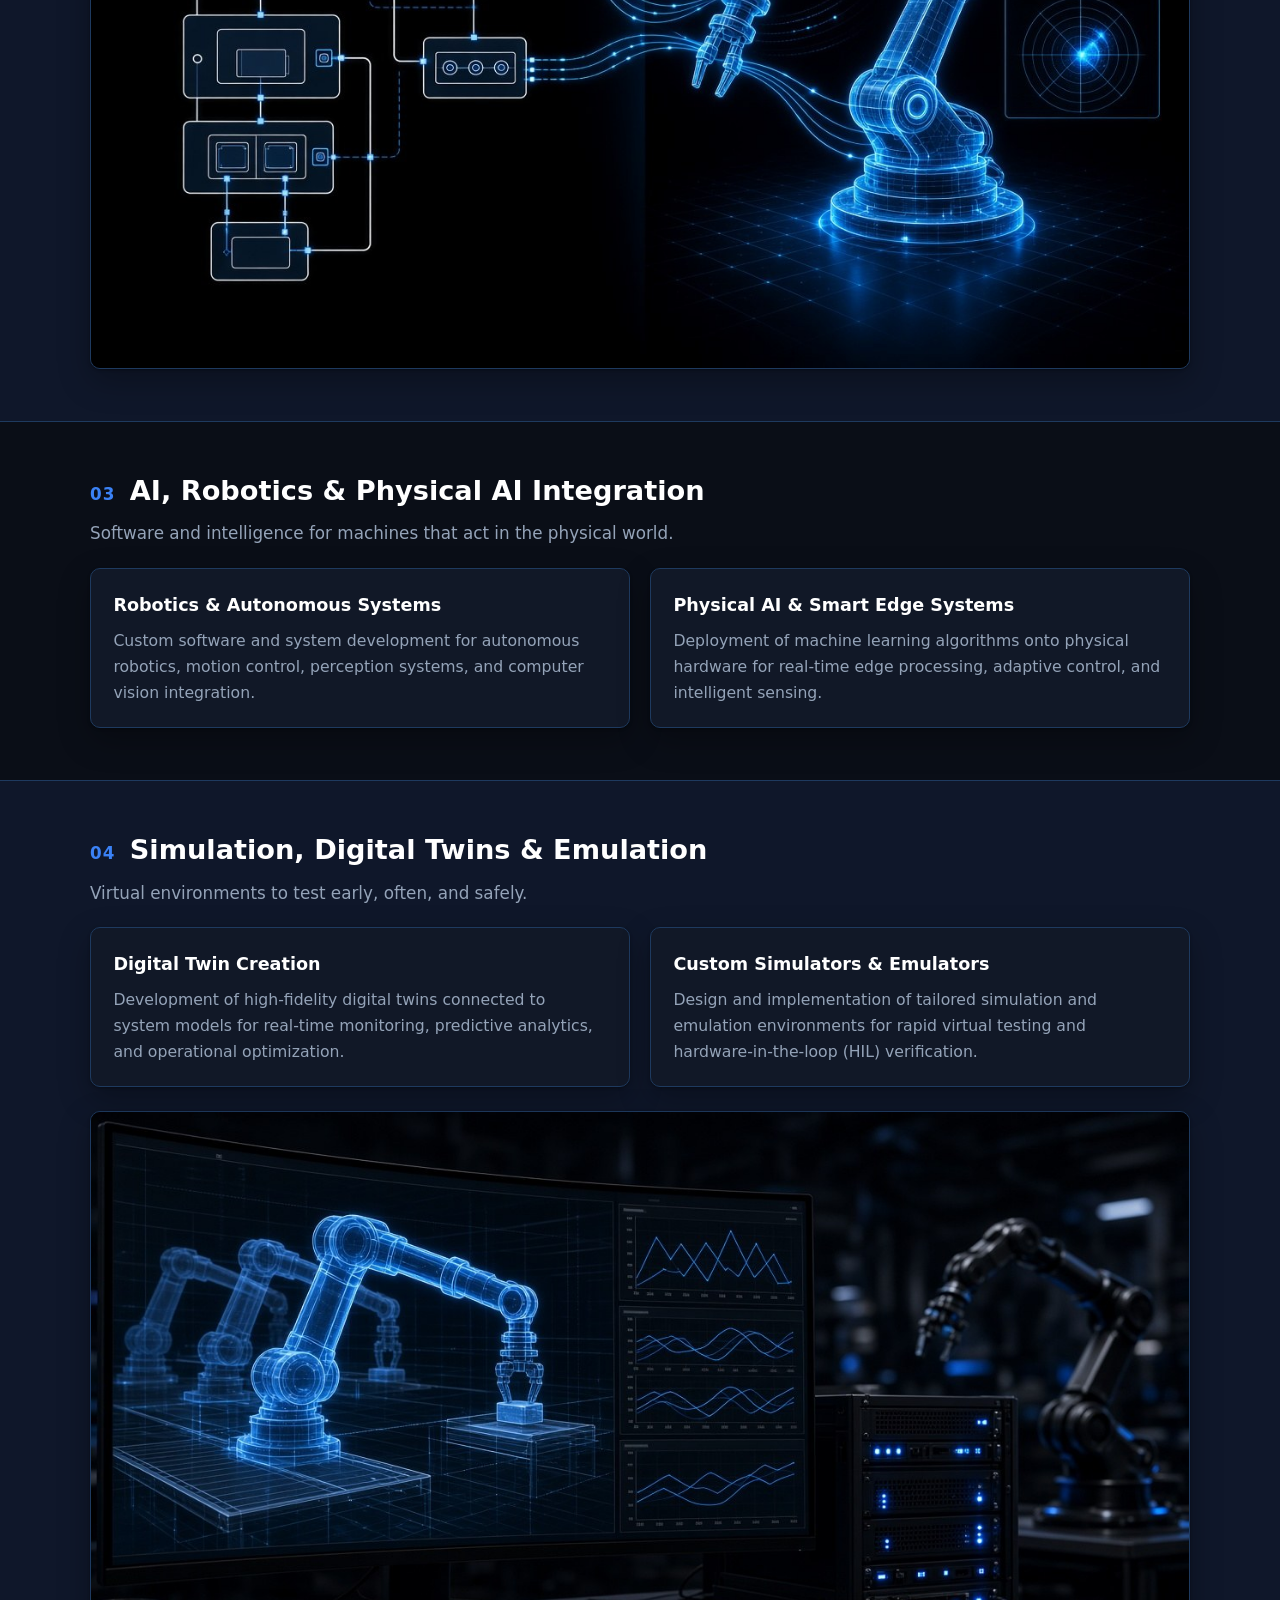
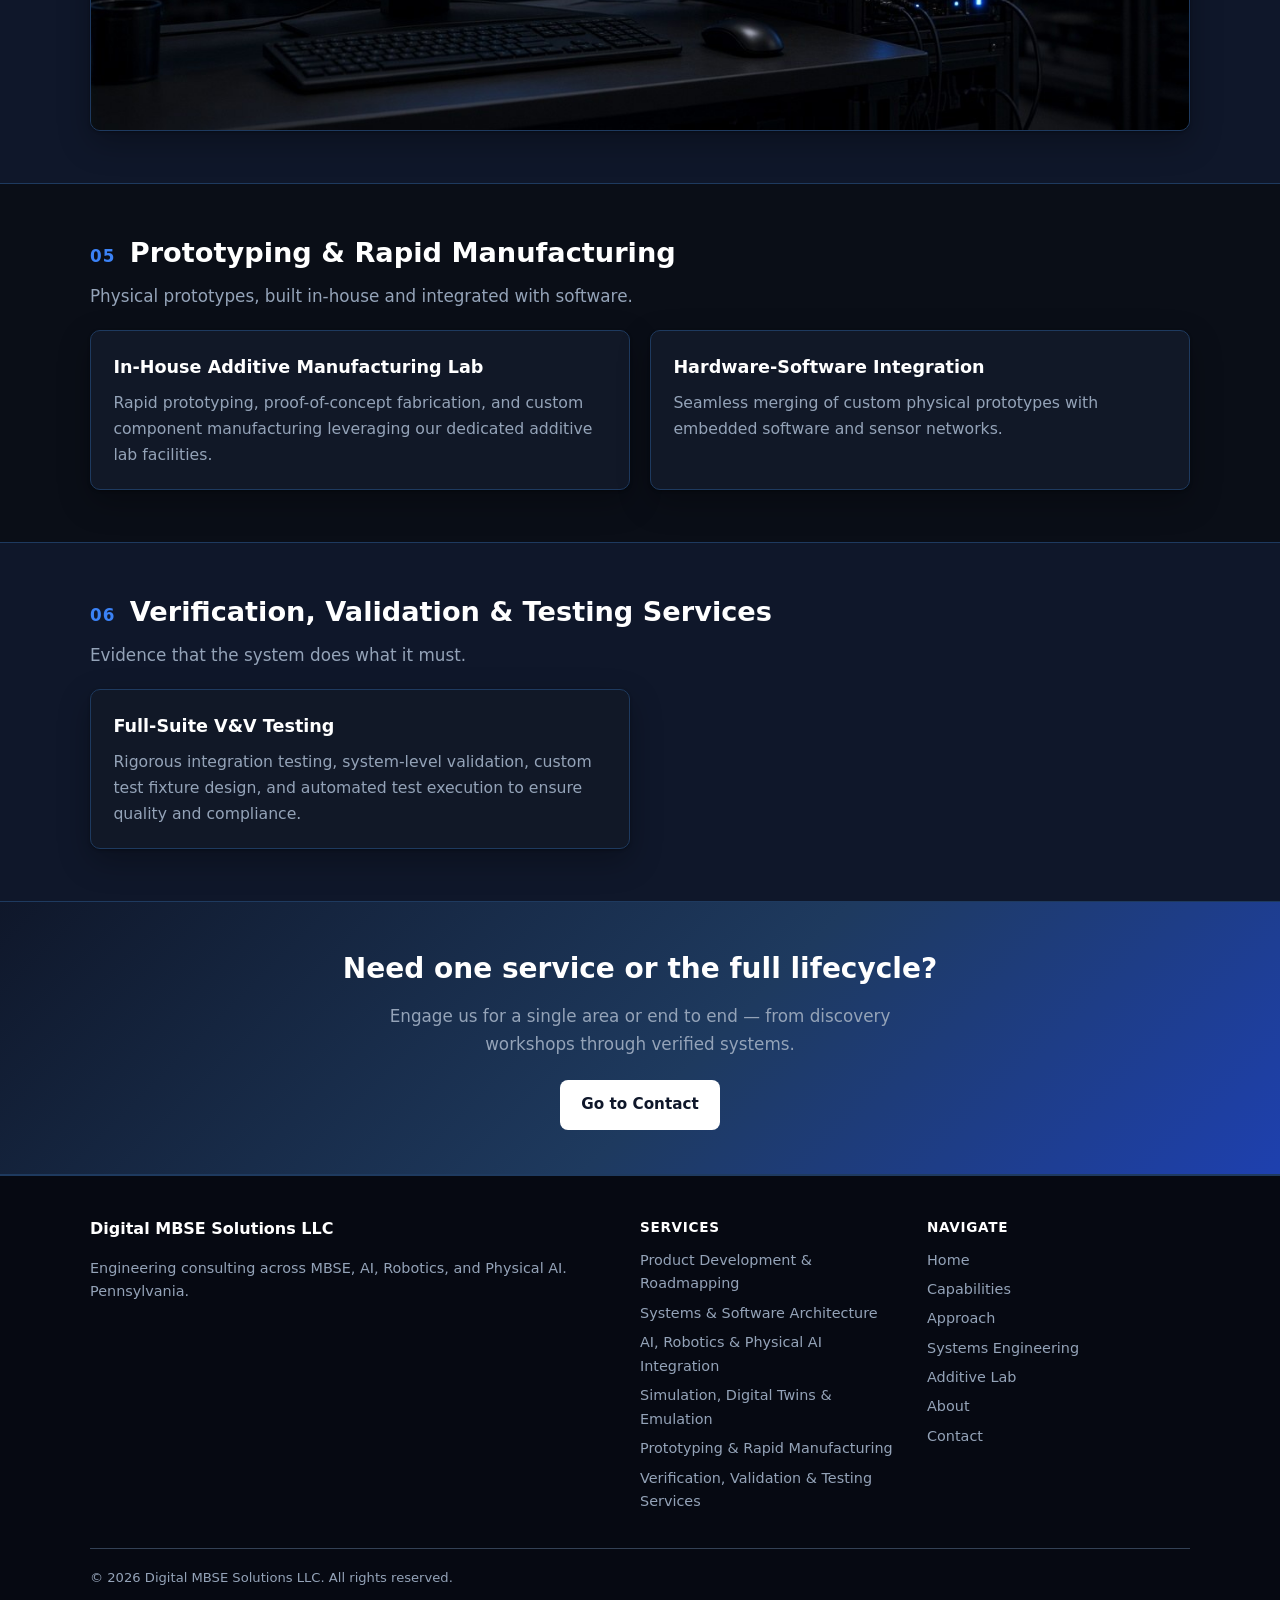
<file: capabilities.html>
<!DOCTYPE html>
<html lang="en">
<head>
  <meta charset="utf-8">
  <meta name="viewport" content="width=device-width, initial-scale=1">
  <meta name="description" content="Capabilities and core services of Digital MBSE Solutions LLC: product development, systems and software architecture, AI and robotics, digital twins, prototyping, and V&amp;V.">
  <title>Capabilities &amp; Core Services | Digital MBSE</title>
  <link rel="stylesheet" href="css/styles.css">
  <link rel="icon" href="favicon.svg" type="image/svg+xml">
  <link rel="icon" href="favicon-32.png" sizes="32x32" type="image/png">
  <link rel="icon" href="favicon-16.png" sizes="16x16" type="image/png">
  <link rel="apple-touch-icon" href="apple-touch-icon.png">
</head>
<body>
  <a class="skip-link" href="#main">Skip to content</a>

  <header class="site-header">
    <div class="container header-inner">
      <a class="logo" href="index.html">
        <img class="logo-icon" src="img/logo-mark.svg" alt="" width="38" height="38"><span class="logo-text"><span class="logo-mark">Digital MBSE</span>
        <span class="logo-sub">Digital MBSE Solutions LLC</span></span>
      </a>
      <nav class="nav" aria-label="Primary">
        <a href="index.html">Home</a>
        <a href="capabilities.html" aria-current="page">Capabilities</a>
        <a href="approach.html">Approach</a>
        <a href="systems-consulting.html">Systems Engineering</a>
        <a href="additive-manufacturing.html">Additive Lab</a>
        <a href="about.html">About</a>
        <a href="contact.html">Contact</a>
        <a class="btn btn-primary btn-header" href="contact.html">Start a conversation</a>
      </nav>
    </div>
  </header>

  <main id="main">
    <section class="page-hero">
      <div class="container">
        <h1>Capabilities &amp; Core Services</h1>
        <p>Digital MBSE Solutions is a specialized engineering consulting firm delivering advanced solutions across Model-Based Systems Engineering (MBSE), Artificial Intelligence, Robotics, and Physical AI.</p>
      </div>
    </section>

    <section class="section area" id="product-development" aria-labelledby="product-development-h">
      <div class="container">
        <div class="area-head"><span class="area-num">01</span><h2 id="product-development-h">Product Development &amp; Roadmapping</h2></div>
        <p class="muted" style="margin:-0.5rem 0 1.25rem;">From concept exploration to a specified, buildable product.</p>
        <div class="grid-2">
          <article class="card">
            <h3>End-to-End Product Engineering</h3>
            <p>Comprehensive product development services from initial concept exploration and early-stage engineering through implementation.</p>
          </article>
          <article class="card">
            <h3>Discovery &amp; Requirements Workshops</h3>
            <p>Collaborative discovery sessions for greenfield projects to elicit business objectives, conduct mission analysis, and define target customer use cases.</p>
          </article>
          <article class="card">
            <h3>Human Factors &amp; User Research</h3>
            <p>Human factors engineering combined with user feedback studies and iterative design activities to optimize user experience and product ergonomics.</p>
          </article>
          <article class="card">
            <h3>Roadmapping &amp; Specification</h3>
            <p>Translation of research insights into structured product feature catalogs, long-term development roadmaps, and detailed prototype requirements.</p>
          </article>
        </div>
      </div>
    </section>

    <section class="section area section-alt" id="systems-software-architecture" aria-labelledby="systems-software-architecture-h">
      <div class="container">
        <div class="area-head"><span class="area-num">02</span><h2 id="systems-software-architecture-h">Systems &amp; Software Architecture</h2></div>
        <p class="muted" style="margin:-0.5rem 0 1.25rem;">Architecture, requirements, and models that hold a program together.</p>
        <div class="grid-2">
          <article class="card">
            <h3>End-to-End Systems Engineering</h3>
            <p>Comprehensive system architecture design, requirements definition, functional decomposition, and interface control management.</p>
          </article>
          <article class="card">
            <h3>Model-Based Systems Engineering (MBSE)</h3>
            <p>Development of robust SysML/UML system models to streamline engineering workflows and maintain single-source-of-truth traceability.</p>
          </article>
          <article class="card">
            <h3>Software Architecture &amp; Enterprise Acceleration</h3>
            <p>Scalable enterprise software architecture leveraging our proprietary FDE accelerator and AI-enabled development pipelines for rapid deployment.</p>
          </article>
        </div>
        <figure class="media media-wide">
          <img src="images/mbse-digital-twin-arm.jpg" alt="SysML architecture model of a robotic arm linked to its digital twin in motion" loading="lazy">
        </figure>
      </div>
    </section>

    <section class="section area" id="ai-robotics-physical-ai" aria-labelledby="ai-robotics-physical-ai-h">
      <div class="container">
        <div class="area-head"><span class="area-num">03</span><h2 id="ai-robotics-physical-ai-h">AI, Robotics &amp; Physical AI Integration</h2></div>
        <p class="muted" style="margin:-0.5rem 0 1.25rem;">Software and intelligence for machines that act in the physical world.</p>
        <div class="grid-2">
          <article class="card">
            <h3>Robotics &amp; Autonomous Systems</h3>
            <p>Custom software and system development for autonomous robotics, motion control, perception systems, and computer vision integration.</p>
          </article>
          <article class="card">
            <h3>Physical AI &amp; Smart Edge Systems</h3>
            <p>Deployment of machine learning algorithms onto physical hardware for real-time edge processing, adaptive control, and intelligent sensing.</p>
          </article>
        </div>
      </div>
    </section>

    <section class="section area section-alt" id="simulation-digital-twins" aria-labelledby="simulation-digital-twins-h">
      <div class="container">
        <div class="area-head"><span class="area-num">04</span><h2 id="simulation-digital-twins-h">Simulation, Digital Twins &amp; Emulation</h2></div>
        <p class="muted" style="margin:-0.5rem 0 1.25rem;">Virtual environments to test early, often, and safely.</p>
        <div class="grid-2">
          <article class="card">
            <h3>Digital Twin Creation</h3>
            <p>Development of high-fidelity digital twins connected to system models for real-time monitoring, predictive analytics, and operational optimization.</p>
          </article>
          <article class="card">
            <h3>Custom Simulators &amp; Emulators</h3>
            <p>Design and implementation of tailored simulation and emulation environments for rapid virtual testing and hardware-in-the-loop (HIL) verification.</p>
          </article>
        </div>
        <figure class="media media-wide">
          <img src="images/digital-twin-simulation-hil.jpg" alt="Robotic arm digital twin simulation alongside a hardware-in-the-loop test rack" loading="lazy">
        </figure>
      </div>
    </section>

    <section class="section area" id="prototyping-manufacturing" aria-labelledby="prototyping-manufacturing-h">
      <div class="container">
        <div class="area-head"><span class="area-num">05</span><h2 id="prototyping-manufacturing-h">Prototyping &amp; Rapid Manufacturing</h2></div>
        <p class="muted" style="margin:-0.5rem 0 1.25rem;">Physical prototypes, built in-house and integrated with software.</p>
        <div class="grid-2">
          <article class="card">
            <h3>In-House Additive Manufacturing Lab</h3>
            <p>Rapid prototyping, proof-of-concept fabrication, and custom component manufacturing leveraging our dedicated additive lab facilities.</p>
          </article>
          <article class="card">
            <h3>Hardware-Software Integration</h3>
            <p>Seamless merging of custom physical prototypes with embedded software and sensor networks.</p>
          </article>
        </div>
      </div>
    </section>

    <section class="section area section-alt" id="verification-validation-testing" aria-labelledby="verification-validation-testing-h">
      <div class="container">
        <div class="area-head"><span class="area-num">06</span><h2 id="verification-validation-testing-h">Verification, Validation &amp; Testing Services</h2></div>
        <p class="muted" style="margin:-0.5rem 0 1.25rem;">Evidence that the system does what it must.</p>
        <div class="grid-2">
          <article class="card">
            <h3>Full-Suite V&amp;V Testing</h3>
            <p>Rigorous integration testing, system-level validation, custom test fixture design, and automated test execution to ensure quality and compliance.</p>
          </article>
        </div>
      </div>
    </section>

    <section class="cta-band" aria-labelledby="cta-heading">
      <div class="container">
        <h2 id="cta-heading">Need one service or the full lifecycle?</h2>
        <p>Engage us for a single area or end to end — from discovery workshops through verified systems.</p>
        <a class="btn btn-primary" href="contact.html">Go to Contact</a>
      </div>
    </section>
  </main>

  <footer class="site-footer">
    <div class="container">
      <div class="footer-grid">
        <div class="footer-brand">
          <strong>Digital MBSE Solutions LLC</strong>
          <p>Engineering consulting across MBSE, AI, Robotics, and Physical AI. Pennsylvania.</p>
        </div>
        <div>
          <p class="footer-heading">Services</p>
          <ul class="footer-nav">
            <li><a href="capabilities.html#product-development">Product Development &amp; Roadmapping</a></li>
            <li><a href="capabilities.html#systems-software-architecture">Systems &amp; Software Architecture</a></li>
            <li><a href="capabilities.html#ai-robotics-physical-ai">AI, Robotics &amp; Physical AI Integration</a></li>
            <li><a href="capabilities.html#simulation-digital-twins">Simulation, Digital Twins &amp; Emulation</a></li>
            <li><a href="capabilities.html#prototyping-manufacturing">Prototyping &amp; Rapid Manufacturing</a></li>
            <li><a href="capabilities.html#verification-validation-testing">Verification, Validation &amp; Testing Services</a></li>
          </ul>
        </div>
        <div>
          <p class="footer-heading">Navigate</p>
          <ul class="footer-nav">
            <li><a href="index.html">Home</a></li>
            <li><a href="capabilities.html">Capabilities</a></li>
            <li><a href="approach.html">Approach</a></li>
            <li><a href="systems-consulting.html">Systems Engineering</a></li>
            <li><a href="additive-manufacturing.html">Additive Lab</a></li>
            <li><a href="about.html">About</a></li>
            <li><a href="contact.html">Contact</a></li>
          </ul>
        </div>
      </div>
      <div class="footer-bottom">
        <span>&copy; 2026 Digital MBSE Solutions LLC. All rights reserved.</span>
      </div>
    </div>
  </footer>
</body>
</html>
</file>
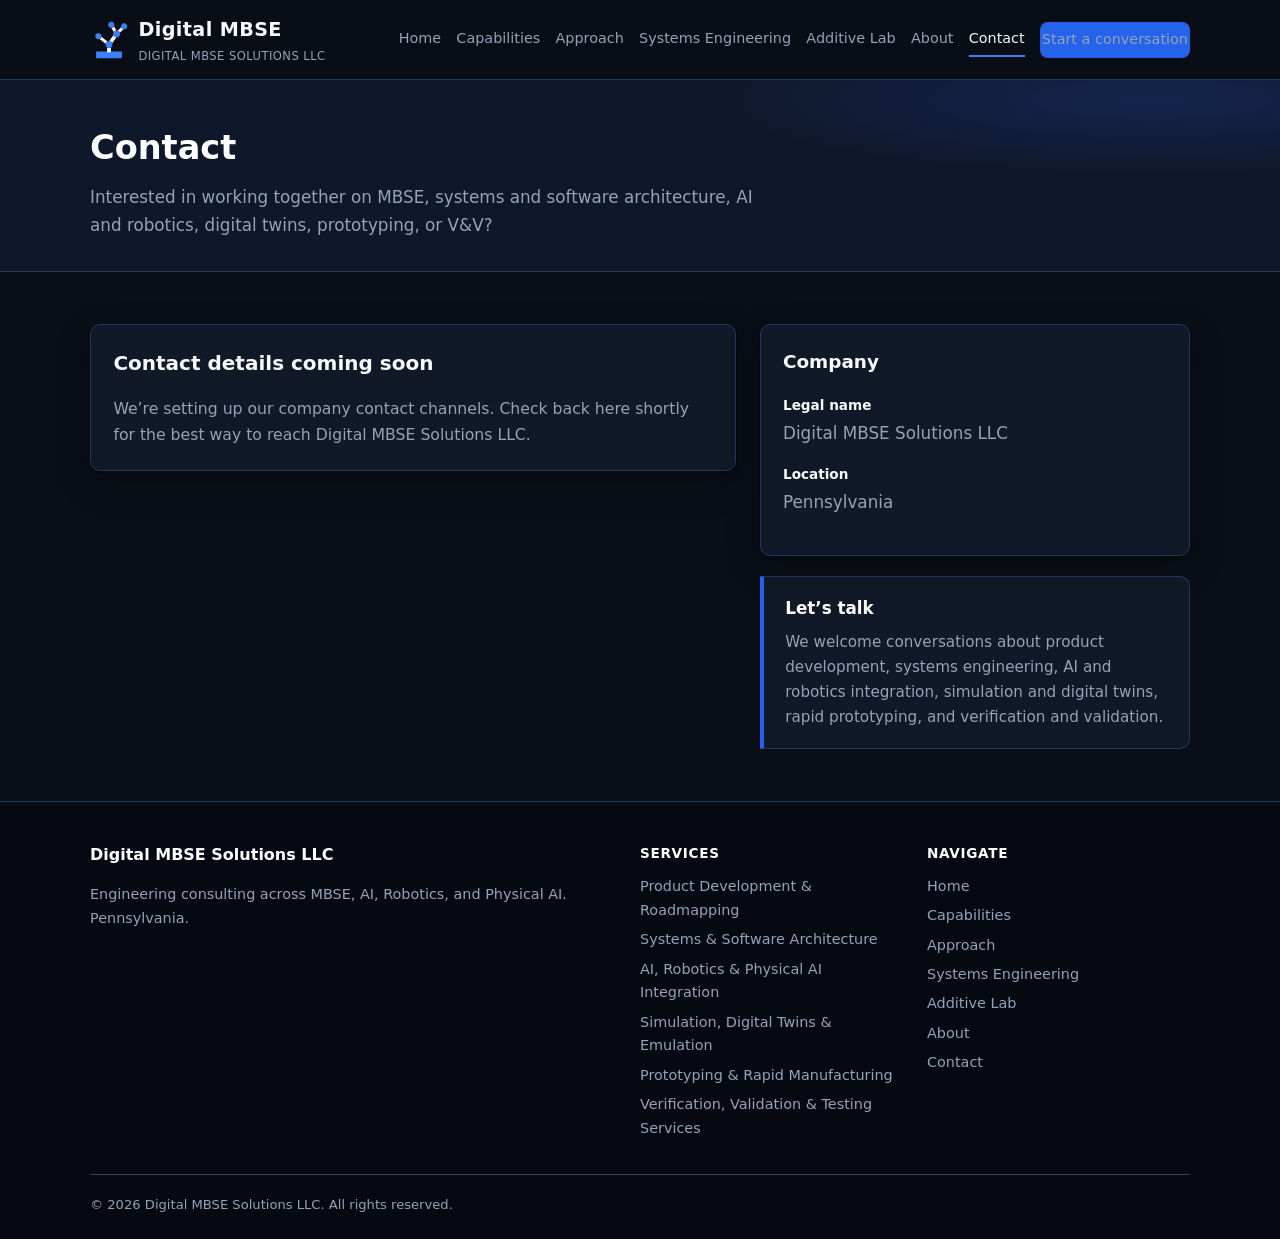
<file: contact.html>
<!DOCTYPE html>
<html lang="en">
<head>
  <meta charset="utf-8">
  <meta name="viewport" content="width=device-width, initial-scale=1">
  <meta name="description" content="Contact Digital MBSE Solutions LLC — engineering consulting across MBSE, AI, robotics, and Physical AI.">
  <title>Contact | Digital MBSE</title>
  <link rel="stylesheet" href="css/styles.css">
  <link rel="icon" href="favicon.svg" type="image/svg+xml">
  <link rel="icon" href="favicon-32.png" sizes="32x32" type="image/png">
  <link rel="icon" href="favicon-16.png" sizes="16x16" type="image/png">
  <link rel="apple-touch-icon" href="apple-touch-icon.png">
</head>
<body>
  <a class="skip-link" href="#main">Skip to content</a>

  <header class="site-header">
    <div class="container header-inner">
      <a class="logo" href="index.html">
        <img class="logo-icon" src="img/logo-mark.svg" alt="" width="38" height="38"><span class="logo-text"><span class="logo-mark">Digital MBSE</span>
        <span class="logo-sub">Digital MBSE Solutions LLC</span></span>
      </a>
      <nav class="nav" aria-label="Primary">
        <a href="index.html">Home</a>
        <a href="capabilities.html">Capabilities</a>
        <a href="approach.html">Approach</a>
        <a href="systems-consulting.html">Systems Engineering</a>
        <a href="additive-manufacturing.html">Additive Lab</a>
        <a href="about.html">About</a>
        <a href="contact.html" aria-current="page">Contact</a>
        <a class="btn btn-primary btn-header" href="contact.html">Start a conversation</a>
      </nav>
    </div>
  </header>

  <main id="main">
    <section class="page-hero">
      <div class="container">
        <h1>Contact</h1>
        <p>Interested in working together on MBSE, systems and software architecture, AI and robotics, digital twins, prototyping, or V&amp;V?</p>
      </div>
    </section>

    <section class="section">
      <div class="container contact-grid">
        <div class="card">
          <h2 style="margin-top:0;color:var(--text);font-size:1.25rem;">Contact details coming soon</h2>
          <p class="muted">
            We’re setting up our company contact channels. Check back here shortly for the best way to reach
            Digital MBSE Solutions LLC.
          </p>
        </div>

        <aside>
          <div class="card">
            <h2 style="margin-top:0;color:var(--text);font-size:1.15rem;">Company</h2>
            <dl class="contact-details">
              <dt>Legal name</dt>
              <dd>Digital MBSE Solutions LLC</dd>
              <dt>Location</dt>
              <dd>Pennsylvania</dd>
            </dl>
          </div>
          <div class="callout" style="margin-top:1.25rem;">
            <h3>Let’s talk</h3>
            <p>
              We welcome conversations about product development, systems engineering, AI and robotics integration,
              simulation and digital twins, rapid prototyping, and verification and validation.
            </p>
          </div>
        </aside>
      </div>
    </section>
  </main>

  <footer class="site-footer">
    <div class="container">
      <div class="footer-grid">
        <div class="footer-brand">
          <strong>Digital MBSE Solutions LLC</strong>
          <p>Engineering consulting across MBSE, AI, Robotics, and Physical AI. Pennsylvania.</p>
        </div>
        <div>
          <p class="footer-heading">Services</p>
          <ul class="footer-nav">
            <li><a href="capabilities.html#product-development">Product Development &amp; Roadmapping</a></li>
            <li><a href="capabilities.html#systems-software-architecture">Systems &amp; Software Architecture</a></li>
            <li><a href="capabilities.html#ai-robotics-physical-ai">AI, Robotics &amp; Physical AI Integration</a></li>
            <li><a href="capabilities.html#simulation-digital-twins">Simulation, Digital Twins &amp; Emulation</a></li>
            <li><a href="capabilities.html#prototyping-manufacturing">Prototyping &amp; Rapid Manufacturing</a></li>
            <li><a href="capabilities.html#verification-validation-testing">Verification, Validation &amp; Testing Services</a></li>
          </ul>
        </div>
        <div>
          <p class="footer-heading">Navigate</p>
          <ul class="footer-nav">
            <li><a href="index.html">Home</a></li>
            <li><a href="capabilities.html">Capabilities</a></li>
            <li><a href="approach.html">Approach</a></li>
            <li><a href="systems-consulting.html">Systems Engineering</a></li>
            <li><a href="additive-manufacturing.html">Additive Lab</a></li>
            <li><a href="about.html">About</a></li>
            <li><a href="contact.html">Contact</a></li>
          </ul>
        </div>
      </div>
      <div class="footer-bottom">
        <span>&copy; 2026 Digital MBSE Solutions LLC. All rights reserved.</span>
      </div>
    </div>
  </footer>
</body>
</html>
</file>
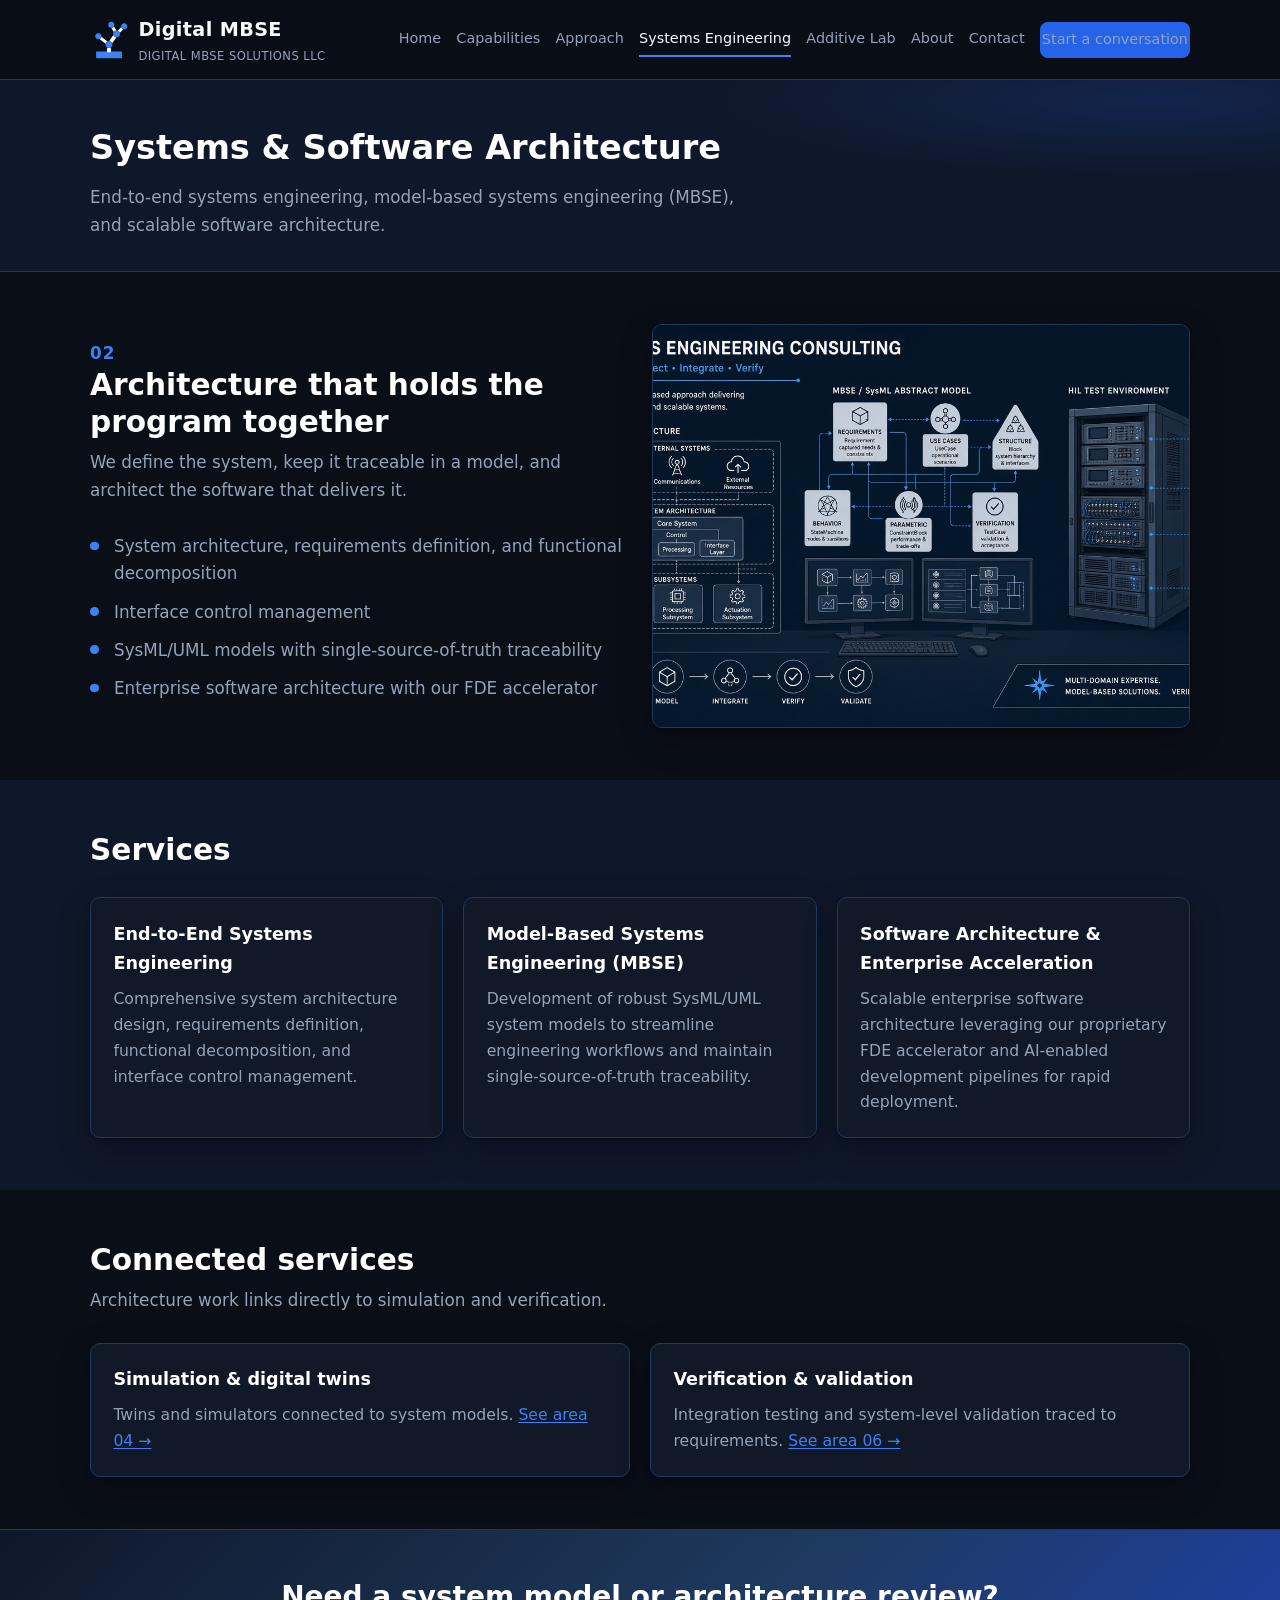
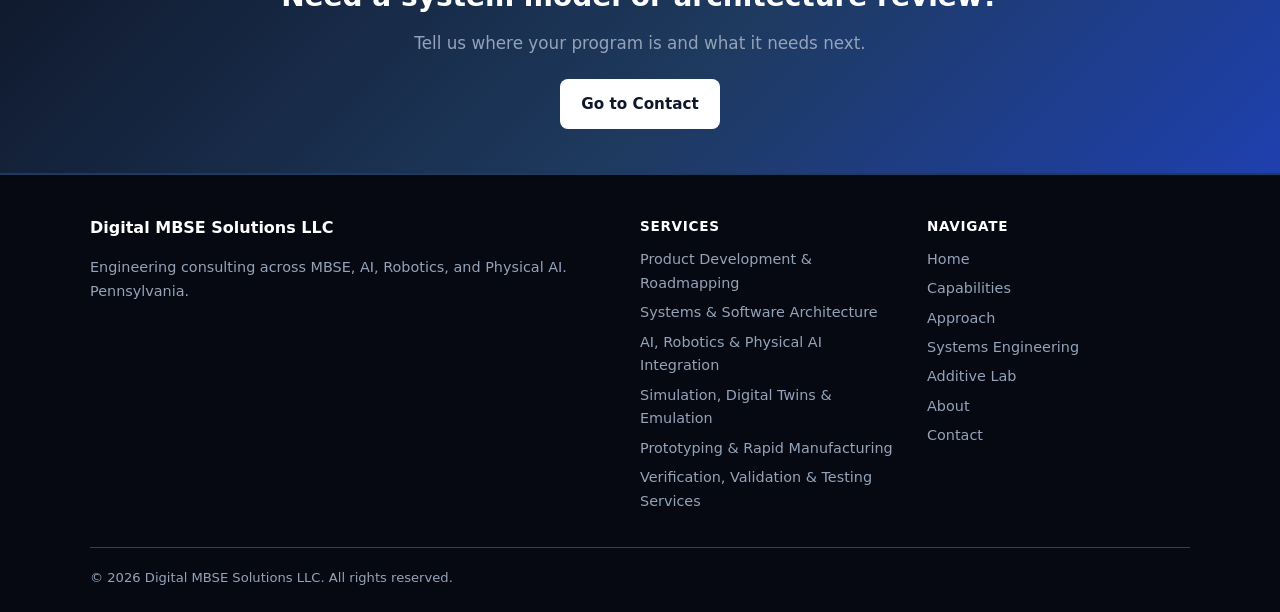
<file: systems-consulting.html>
<!DOCTYPE html>
<html lang="en">
<head>
  <meta charset="utf-8">
  <meta name="viewport" content="width=device-width, initial-scale=1">
  <meta name="description" content="Systems engineering, MBSE with SysML/UML, and software architecture consulting from Digital MBSE Solutions LLC.">
  <title>Systems &amp; Software Architecture | Digital MBSE</title>
  <link rel="stylesheet" href="css/styles.css">
  <link rel="icon" href="favicon.svg" type="image/svg+xml">
  <link rel="icon" href="favicon-32.png" sizes="32x32" type="image/png">
  <link rel="icon" href="favicon-16.png" sizes="16x16" type="image/png">
  <link rel="apple-touch-icon" href="apple-touch-icon.png">
</head>
<body>
  <a class="skip-link" href="#main">Skip to content</a>

  <header class="site-header">
    <div class="container header-inner">
      <a class="logo" href="index.html">
        <img class="logo-icon" src="img/logo-mark.svg" alt="" width="38" height="38"><span class="logo-text"><span class="logo-mark">Digital MBSE</span>
        <span class="logo-sub">Digital MBSE Solutions LLC</span></span>
      </a>
      <nav class="nav" aria-label="Primary">
        <a href="index.html">Home</a>
        <a href="capabilities.html">Capabilities</a>
        <a href="approach.html">Approach</a>
        <a href="systems-consulting.html" aria-current="page">Systems Engineering</a>
        <a href="additive-manufacturing.html">Additive Lab</a>
        <a href="about.html">About</a>
        <a href="contact.html">Contact</a>
        <a class="btn btn-primary btn-header" href="contact.html">Start a conversation</a>
      </nav>
    </div>
  </header>

  <main id="main">
    <section class="page-hero">
      <div class="container">
        <h1>Systems &amp; Software Architecture</h1>
        <p>End-to-end systems engineering, model-based systems engineering (MBSE), and scalable software architecture.</p>
      </div>
    </section>

    <section class="section" aria-labelledby="se-heading">
      <div class="container media-split">
        <div>
          <div class="section-header">
            <span class="area-num">02</span>
            <h2 id="se-heading">Architecture that holds the program together</h2>
            <p>We define the system, keep it traceable in a model, and architect the software that delivers it.</p>
          </div>
          <ul class="list-check">
            <li>System architecture, requirements definition, and functional decomposition</li>
            <li>Interface control management</li>
            <li>SysML/UML models with single-source-of-truth traceability</li>
            <li>Enterprise software architecture with our FDE accelerator</li>
          </ul>
        </div>
        <figure class="media media-tall">
          <img src="images/systems-engineering-consulting.png" alt="Systems engineering model and architecture diagrams">
        </figure>
      </div>
    </section>

    <section class="section section-alt" aria-labelledby="svc-heading">
      <div class="container">
        <div class="section-header"><h2 id="svc-heading">Services</h2></div>
        <div class="grid-3">
          <article class="card">
            <h3>End-to-End Systems Engineering</h3>
            <p>Comprehensive system architecture design, requirements definition, functional decomposition, and interface control management.</p>
          </article>
          <article class="card">
            <h3>Model-Based Systems Engineering (MBSE)</h3>
            <p>Development of robust SysML/UML system models to streamline engineering workflows and maintain single-source-of-truth traceability.</p>
          </article>
          <article class="card">
            <h3>Software Architecture &amp; Enterprise Acceleration</h3>
            <p>Scalable enterprise software architecture leveraging our proprietary FDE accelerator and AI-enabled development pipelines for rapid deployment.</p>
          </article>
        </div>
      </div>
    </section>

    <section class="section" aria-labelledby="rel-heading">
      <div class="container">
        <div class="section-header">
          <h2 id="rel-heading">Connected services</h2>
          <p>Architecture work links directly to simulation and verification.</p>
        </div>
        <div class="grid-2">
          <article class="card">
            <h3>Simulation &amp; digital twins</h3>
            <p>Twins and simulators connected to system models. <a href="capabilities.html#simulation-digital-twins">See area 04 →</a></p>
          </article>
          <article class="card">
            <h3>Verification &amp; validation</h3>
            <p>Integration testing and system-level validation traced to requirements. <a href="capabilities.html#verification-validation-testing">See area 06 →</a></p>
          </article>
        </div>
      </div>
    </section>

    <section class="cta-band" aria-labelledby="cta-heading">
      <div class="container">
        <h2 id="cta-heading">Need a system model or architecture review?</h2>
        <p>Tell us where your program is and what it needs next.</p>
        <a class="btn btn-primary" href="contact.html">Go to Contact</a>
      </div>
    </section>
  </main>

  <footer class="site-footer">
    <div class="container">
      <div class="footer-grid">
        <div class="footer-brand">
          <strong>Digital MBSE Solutions LLC</strong>
          <p>Engineering consulting across MBSE, AI, Robotics, and Physical AI. Pennsylvania.</p>
        </div>
        <div>
          <p class="footer-heading">Services</p>
          <ul class="footer-nav">
            <li><a href="capabilities.html#product-development">Product Development &amp; Roadmapping</a></li>
            <li><a href="capabilities.html#systems-software-architecture">Systems &amp; Software Architecture</a></li>
            <li><a href="capabilities.html#ai-robotics-physical-ai">AI, Robotics &amp; Physical AI Integration</a></li>
            <li><a href="capabilities.html#simulation-digital-twins">Simulation, Digital Twins &amp; Emulation</a></li>
            <li><a href="capabilities.html#prototyping-manufacturing">Prototyping &amp; Rapid Manufacturing</a></li>
            <li><a href="capabilities.html#verification-validation-testing">Verification, Validation &amp; Testing Services</a></li>
          </ul>
        </div>
        <div>
          <p class="footer-heading">Navigate</p>
          <ul class="footer-nav">
            <li><a href="index.html">Home</a></li>
            <li><a href="capabilities.html">Capabilities</a></li>
            <li><a href="approach.html">Approach</a></li>
            <li><a href="systems-consulting.html">Systems Engineering</a></li>
            <li><a href="additive-manufacturing.html">Additive Lab</a></li>
            <li><a href="about.html">About</a></li>
            <li><a href="contact.html">Contact</a></li>
          </ul>
        </div>
      </div>
      <div class="footer-bottom">
        <span>&copy; 2026 Digital MBSE Solutions LLC. All rights reserved.</span>
      </div>
    </div>
  </footer>
</body>
</html>
</file>
<file: css/styles.css>
/* Digital MBSE Solutions LLC — blue / black / white B2B theme */
:root {
  --bg: #0a0e17;
  --bg-alt: #0f172a;
  --surface: #111827;
  --surface-raised: #1e293b;
  --text: #f8fafc;
  --text-muted: #94a3b8;
  --accent: #2563eb;
  --accent-bright: #3b82f6;
  --accent-hover: #1d4ed8;
  --border: #1e3a5f;
  --border-soft: #334155;
  --white: #ffffff;
  --radius: 10px;
  --shadow: 0 1px 3px rgba(0, 0, 0, 0.35), 0 12px 32px rgba(0, 0, 0, 0.28);
  --max: 1100px;
  --font: "Segoe UI", system-ui, -apple-system, BlinkMacSystemFont, "Helvetica Neue", Arial, sans-serif;
}

*, *::before, *::after { box-sizing: border-box; }

html { scroll-behavior: smooth; }

body {
  margin: 0;
  font-family: var(--font);
  color: var(--text);
  background: var(--bg);
  line-height: 1.65;
  font-size: 1.05rem;
  -webkit-font-smoothing: antialiased;
}

img { max-width: 100%; height: auto; display: block; }

a { color: var(--accent-bright); text-decoration-thickness: 1px; text-underline-offset: 2px; }
a:hover { color: #60a5fa; }

.skip-link {
  position: absolute;
  left: -9999px;
  top: 0;
  background: var(--accent);
  color: var(--white);
  padding: 0.5rem 1rem;
  z-index: 1000;
}
.skip-link:focus { left: 1rem; top: 1rem; }

.container {
  width: min(100% - 2rem, var(--max));
  margin-inline: auto;
}

/* Header */
.site-header {
  background: rgba(10, 14, 23, 0.92);
  backdrop-filter: blur(10px);
  color: var(--text);
  position: sticky;
  top: 0;
  z-index: 100;
  border-bottom: 1px solid var(--border);
}

.header-inner {
  display: flex;
  align-items: center;
  justify-content: space-between;
  gap: 1rem;
  padding: 0.85rem 0;
  flex-wrap: wrap;
}

.logo {
  display: flex;
  align-items: center;
  gap: 0.65rem;
  text-decoration: none;
  color: var(--text);
}
.logo:hover { color: var(--text); }
.logo-mark {
  font-weight: 700;
  font-size: 1.2rem;
  letter-spacing: 0.02em;
}
.logo-sub {
  font-size: 0.72rem;
  color: var(--text-muted);
  letter-spacing: 0.04em;
  text-transform: uppercase;
}

.nav {
  display: flex;
  align-items: center;
  gap: 0.25rem 0.95rem;
  flex-wrap: wrap;
}
.nav a {
  color: var(--text-muted);
  text-decoration: none;
  font-size: 0.9rem;
  font-weight: 500;
  padding: 0.25rem 0;
  border-bottom: 2px solid transparent;
}
.nav a:hover,
.nav a[aria-current="page"] {
  color: var(--text);
  border-bottom-color: var(--accent-bright);
}

.btn {
  display: inline-flex;
  align-items: center;
  justify-content: center;
  gap: 0.4rem;
  padding: 0.65rem 1.2rem;
  border-radius: 8px;
  font-weight: 600;
  font-size: 0.95rem;
  text-decoration: none;
  border: 2px solid transparent;
  cursor: pointer;
  transition: background 0.15s, color 0.15s, border-color 0.15s;
  font-family: inherit;
}
.btn-primary {
  background: var(--accent);
  color: var(--white);
}
.btn-primary:hover {
  background: var(--accent-hover);
  color: var(--white);
}
.btn-secondary {
  background: transparent;
  color: var(--text);
  border-color: var(--accent-bright);
}
.btn-secondary:hover {
  background: rgba(59, 130, 246, 0.12);
  color: var(--text);
  border-color: #60a5fa;
}
.btn-outline {
  background: transparent;
  color: var(--text);
  border-color: var(--border-soft);
}
.btn-outline:hover {
  border-color: var(--accent-bright);
  color: var(--accent-bright);
}
.btn-header {
  padding: 0.45rem 0.9rem;
  font-size: 0.85rem;
}

/* Hero */
.hero {
  background:
    radial-gradient(ellipse 80% 60% at 70% 20%, rgba(37, 99, 235, 0.22), transparent 55%),
    linear-gradient(165deg, #0a0e17 0%, #0f172a 50%, #111827 100%);
  color: var(--text);
  padding: 3.5rem 0 3.25rem;
}
.hero-layout {
  display: grid;
  grid-template-columns: 1.1fr 0.9fr;
  gap: 2rem;
  align-items: center;
}
.hero-eyebrow {
  display: inline-block;
  font-size: 0.8rem;
  font-weight: 600;
  letter-spacing: 0.08em;
  text-transform: uppercase;
  color: #93c5fd;
  margin-bottom: 0.85rem;
}
.hero h1 {
  margin: 0 0 1rem;
  font-size: clamp(1.85rem, 4vw, 2.55rem);
  line-height: 1.2;
  font-weight: 700;
  color: var(--white);
  max-width: 20ch;
}
.hero-lead {
  font-size: 1.1rem;
  color: var(--text-muted);
  max-width: 42rem;
  margin: 0 0 1.75rem;
}
.hero-lead strong { color: var(--text); }
.hero-actions {
  display: flex;
  flex-wrap: wrap;
  gap: 0.75rem;
}

/* Media / figures */
.media {
  margin: 0;
  background: var(--surface);
  border: 1px solid var(--border);
  border-radius: var(--radius);
  overflow: hidden;
  box-shadow: var(--shadow);
}
.media img {
  width: 100%;
  height: auto;
  display: block;
  object-fit: cover;
  aspect-ratio: 16 / 10;
  background: var(--surface-raised);
}
.media figcaption {
  padding: 0.65rem 0.9rem;
  font-size: 0.82rem;
  color: var(--text-muted);
  border-top: 1px solid var(--border-soft);
  background: var(--surface);
}
.media-tall img { aspect-ratio: 4 / 3; }
.media-square img { aspect-ratio: 1 / 1; }
.media-wide { margin-top: 1.5rem; }
.media-wide img { aspect-ratio: 16 / 9; }

.gallery {
  display: grid;
  grid-template-columns: repeat(3, 1fr);
  gap: 1.15rem;
}
.gallery .media img { aspect-ratio: 4 / 3; }

.media-split {
  display: grid;
  grid-template-columns: 1fr 1fr;
  gap: 1.5rem;
  align-items: center;
}
.media-split.reverse > :first-child { order: 2; }

/* Sections */
.section {
  padding: 3.25rem 0;
}
.section-alt { background: var(--bg-alt); }
.section-surface { background: var(--surface); }

.section-header {
  margin-bottom: 1.75rem;
  max-width: 42rem;
}
.section-header h2 {
  margin: 0 0 0.5rem;
  font-size: clamp(1.45rem, 2.5vw, 1.85rem);
  color: var(--white);
  line-height: 1.25;
}
.section-header p {
  margin: 0;
  color: var(--text-muted);
}

.muted { color: var(--text-muted); }
.small { font-size: 0.9rem; }

/* Cards / grids */
.grid-2 {
  display: grid;
  grid-template-columns: repeat(2, 1fr);
  gap: 1.25rem;
}
.grid-3 {
  display: grid;
  grid-template-columns: repeat(3, 1fr);
  gap: 1.25rem;
}

.card {
  background: var(--surface);
  border: 1px solid var(--border);
  border-radius: var(--radius);
  padding: 1.35rem 1.4rem;
  box-shadow: var(--shadow);
}
.card h3 {
  margin: 0 0 0.5rem;
  font-size: 1.1rem;
  color: var(--white);
}
.card p { margin: 0; color: var(--text-muted); font-size: 0.98rem; }
.card a.card-link {
  display: inline-block;
  margin-top: 0.85rem;
  font-weight: 600;
  text-decoration: none;
}
.card a.card-link:hover { text-decoration: underline; }
.card .card-icon {
  width: 2.25rem;
  height: 2.25rem;
  border-radius: 8px;
  background: rgba(37, 99, 235, 0.18);
  color: var(--accent-bright);
  display: flex;
  align-items: center;
  justify-content: center;
  font-weight: 700;
  font-size: 0.85rem;
  margin-bottom: 0.85rem;
  border: 1px solid var(--border);
}

.list-check {
  list-style: none;
  padding: 0;
  margin: 0;
}
.list-check li {
  position: relative;
  padding-left: 1.5rem;
  margin-bottom: 0.65rem;
  color: var(--text-muted);
}
.list-check li::before {
  content: "";
  position: absolute;
  left: 0;
  top: 0.55rem;
  width: 0.55rem;
  height: 0.55rem;
  border-radius: 50%;
  background: var(--accent-bright);
}

.pill {
  display: inline-block;
  font-size: 0.75rem;
  font-weight: 600;
  letter-spacing: 0.04em;
  text-transform: uppercase;
  padding: 0.2rem 0.55rem;
  border-radius: 999px;
  background: rgba(37, 99, 235, 0.2);
  color: #93c5fd;
  margin-bottom: 0.65rem;
  border: 1px solid var(--border);
}
.pill-amber {
  background: rgba(217, 119, 6, 0.15);
  color: #fbbf24;
  border-color: rgba(217, 119, 6, 0.35);
}

.callout {
  border-left: 4px solid var(--accent);
  background: var(--surface);
  padding: 1.15rem 1.35rem;
  border-radius: 0 var(--radius) var(--radius) 0;
  border: 1px solid var(--border);
  border-left-width: 4px;
  border-left-color: var(--accent);
}
.callout.caution {
  border-left-color: #d97706;
  background: rgba(217, 119, 6, 0.08);
}
.callout h3 {
  margin: 0 0 0.4rem;
  font-size: 1.05rem;
  color: var(--white);
}
.callout p { margin: 0; color: var(--text-muted); font-size: 0.95rem; }

.stack-row {
  display: grid;
  grid-template-columns: auto 1fr;
  gap: 1rem;
  align-items: start;
  padding: 1.15rem 0;
  border-bottom: 1px solid var(--border-soft);
}
.stack-row:last-child { border-bottom: none; }
.stack-num {
  width: 2rem;
  height: 2rem;
  border-radius: 50%;
  background: var(--accent);
  color: var(--white);
  display: flex;
  align-items: center;
  justify-content: center;
  font-weight: 700;
  font-size: 0.9rem;
  flex-shrink: 0;
}
.stack-row h3 { margin: 0 0 0.35rem; font-size: 1.1rem; color: var(--white); }
.stack-row p { margin: 0; color: var(--text-muted); }

.cta-band {
  background: linear-gradient(135deg, #0f172a 0%, #1e3a5f 55%, #1e40af 100%);
  color: var(--text);
  padding: 2.75rem 0;
  text-align: center;
  border-top: 1px solid var(--border);
  border-bottom: 1px solid var(--border);
}
.cta-band h2 {
  margin: 0 0 0.65rem;
  font-size: clamp(1.35rem, 2.5vw, 1.75rem);
  color: var(--white);
}
.cta-band p {
  margin: 0 auto 1.35rem;
  max-width: 36rem;
  color: var(--text-muted);
}
.cta-band .btn-primary {
  background: var(--white);
  color: #0f172a;
}
.cta-band .btn-primary:hover {
  background: #e2e8f0;
  color: #0a0e17;
}

/* Page hero (inner pages) */
.page-hero {
  background:
    radial-gradient(ellipse 70% 80% at 90% 10%, rgba(37, 99, 235, 0.18), transparent 50%),
    var(--bg-alt);
  color: var(--text);
  padding: 2.5rem 0 2rem;
  border-bottom: 1px solid var(--border);
}
.page-hero h1 {
  margin: 0 0 0.5rem;
  font-size: clamp(1.6rem, 3vw, 2.1rem);
  color: var(--white);
}
.page-hero p {
  margin: 0;
  color: var(--text-muted);
  max-width: 42rem;
}

/* Contact form */
.contact-grid {
  display: grid;
  grid-template-columns: 1.2fr 0.8fr;
  gap: 1.5rem;
  align-items: start;
}
.form-card label {
  display: block;
  font-weight: 600;
  font-size: 0.9rem;
  margin-bottom: 0.35rem;
  color: var(--text);
}
.form-card .field { margin-bottom: 1rem; }
.form-card input,
.form-card textarea,
.form-card select {
  width: 100%;
  padding: 0.65rem 0.75rem;
  border: 1px solid var(--border-soft);
  border-radius: 8px;
  font: inherit;
  background: var(--bg);
  color: var(--text);
}
.form-card input:focus,
.form-card textarea:focus,
.form-card select:focus {
  outline: 2px solid var(--accent-bright);
  outline-offset: 1px;
  border-color: var(--accent);
}
.form-card textarea { min-height: 140px; resize: vertical; }
.form-card select option { background: var(--surface); color: var(--text); }
.form-note {
  font-size: 0.85rem;
  color: var(--text-muted);
  margin-top: 0.75rem;
}

.contact-details dt {
  font-weight: 600;
  color: var(--text);
  font-size: 0.85rem;
  margin-top: 1rem;
}
.contact-details dt:first-child { margin-top: 0; }
.contact-details dd {
  margin: 0.2rem 0 0;
  color: var(--text-muted);
}
.contact-details a { text-decoration: none; }
.contact-details a:hover { text-decoration: underline; }

/* Footer */
.site-footer {
  background: #060912;
  color: var(--text-muted);
  padding: 2.5rem 0 1.5rem;
  font-size: 0.9rem;
  border-top: 1px solid var(--border);
}
.footer-grid {
  display: grid;
  grid-template-columns: 2fr 1fr 1fr;
  gap: 1.5rem;
  margin-bottom: 1.75rem;
}
.footer-brand strong {
  display: block;
  color: var(--white);
  font-size: 1rem;
  margin-bottom: 0.35rem;
}
.footer-nav {
  list-style: none;
  padding: 0;
  margin: 0;
}
.footer-nav a {
  color: var(--text-muted);
  text-decoration: none;
}
.footer-nav a:hover { color: var(--white); }
.footer-nav li { margin-bottom: 0.35rem; }
.footer-heading {
  color: var(--white);
  font-weight: 600;
  font-size: 0.85rem;
  text-transform: uppercase;
  letter-spacing: 0.05em;
  margin: 0 0 0.65rem;
}
.footer-bottom {
  border-top: 1px solid var(--border-soft);
  padding-top: 1.15rem;
  display: flex;
  flex-wrap: wrap;
  gap: 0.5rem 1.5rem;
  justify-content: space-between;
  font-size: 0.82rem;
}

.prose h2 {
  color: var(--white);
  margin-top: 2rem;
  margin-bottom: 0.65rem;
}
.prose h2:first-child { margin-top: 0; }
.prose p { color: var(--text-muted); }
.prose ul { color: var(--text-muted); padding-left: 1.25rem; }
.prose li { margin-bottom: 0.4rem; }
.prose strong { color: var(--text); }

@media (max-width: 960px) {
  .hero-layout,
  .media-split,
  .media-split.reverse > :first-child { grid-template-columns: 1fr; order: initial; }
  .media-split.reverse > :first-child { order: 0; }
  .gallery { grid-template-columns: 1fr; }
}

@media (max-width: 860px) {
  .grid-3 { grid-template-columns: 1fr; }
  .grid-2 { grid-template-columns: 1fr; }
  .contact-grid { grid-template-columns: 1fr; }
  .footer-grid { grid-template-columns: 1fr; }
  .hero h1 { max-width: none; }
  .gallery { grid-template-columns: 1fr; }
}

@media (min-width: 641px) and (max-width: 960px) {
  .gallery { grid-template-columns: repeat(2, 1fr); }
}

@media (max-width: 640px) {
  .header-inner { flex-direction: column; align-items: flex-start; }
  .nav { width: 100%; }
}

/* Capability areas */
.area { scroll-margin-top: 6rem; }
.area + .area { border-top: 1px solid var(--border); }
.area-head { display: flex; align-items: baseline; gap: 0.9rem; margin-bottom: 1.25rem; }
.area-num { font-weight: 700; font-size: 1.05rem; color: var(--accent-bright); letter-spacing: 0.06em; }
.area-head h2 { margin: 0; font-size: clamp(1.35rem, 2.4vw, 1.7rem); color: var(--white); line-height: 1.25; }

.logo-icon { width: 38px; height: 38px; flex: none; display: block; }
.logo-text { display: flex; flex-direction: column; gap: 0.1rem; }
</file>
